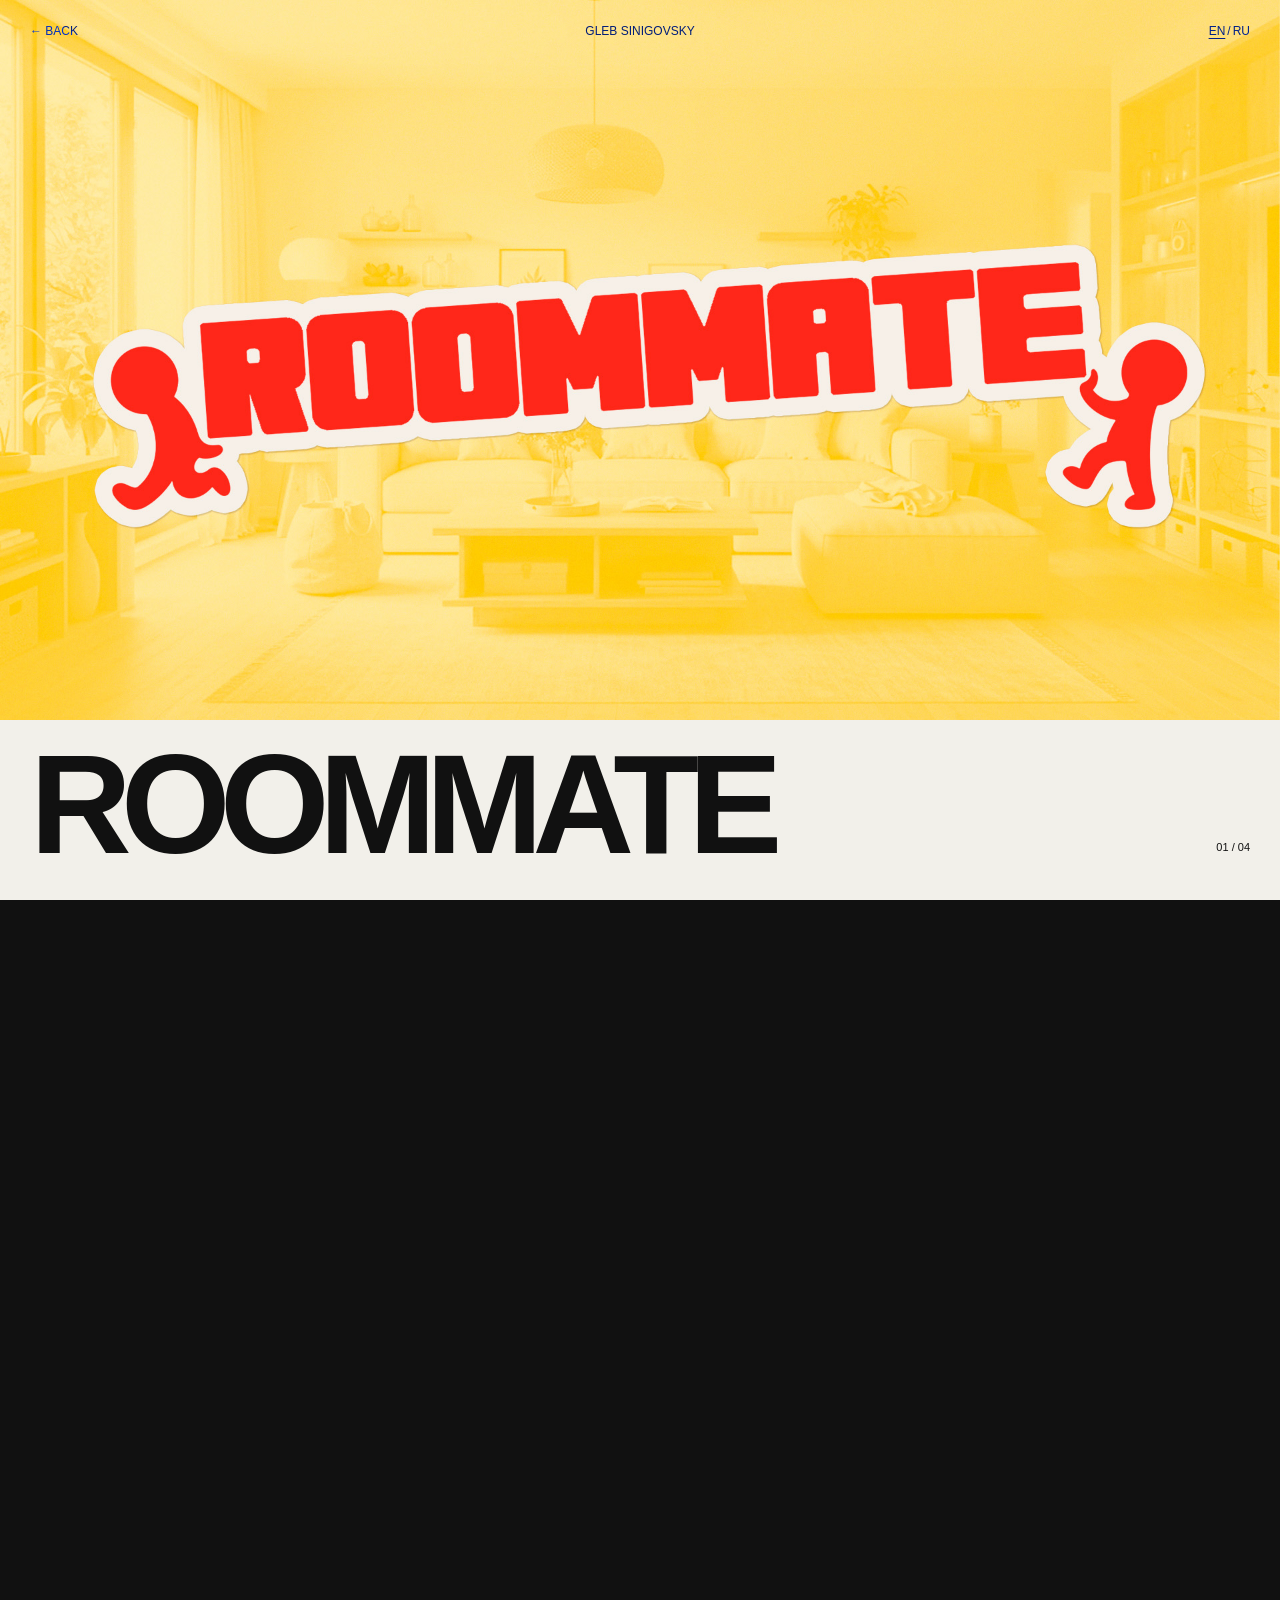
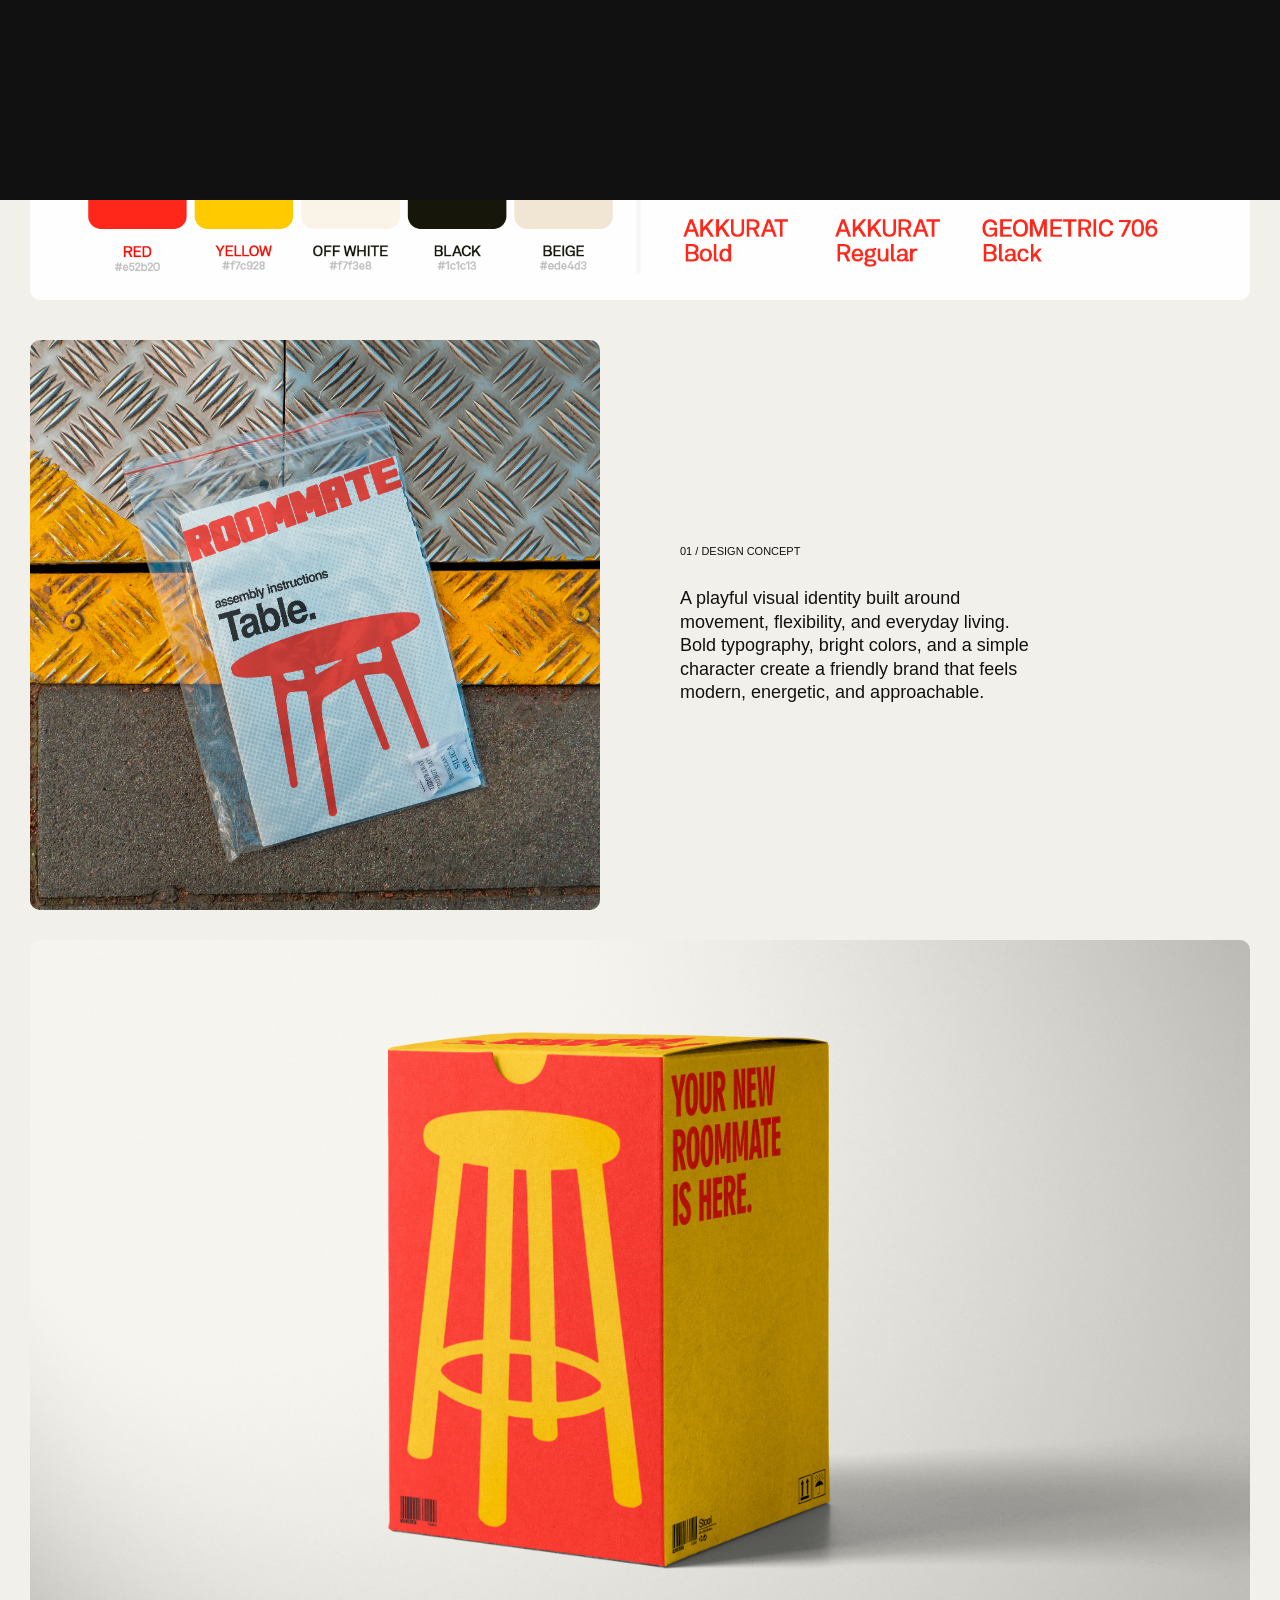
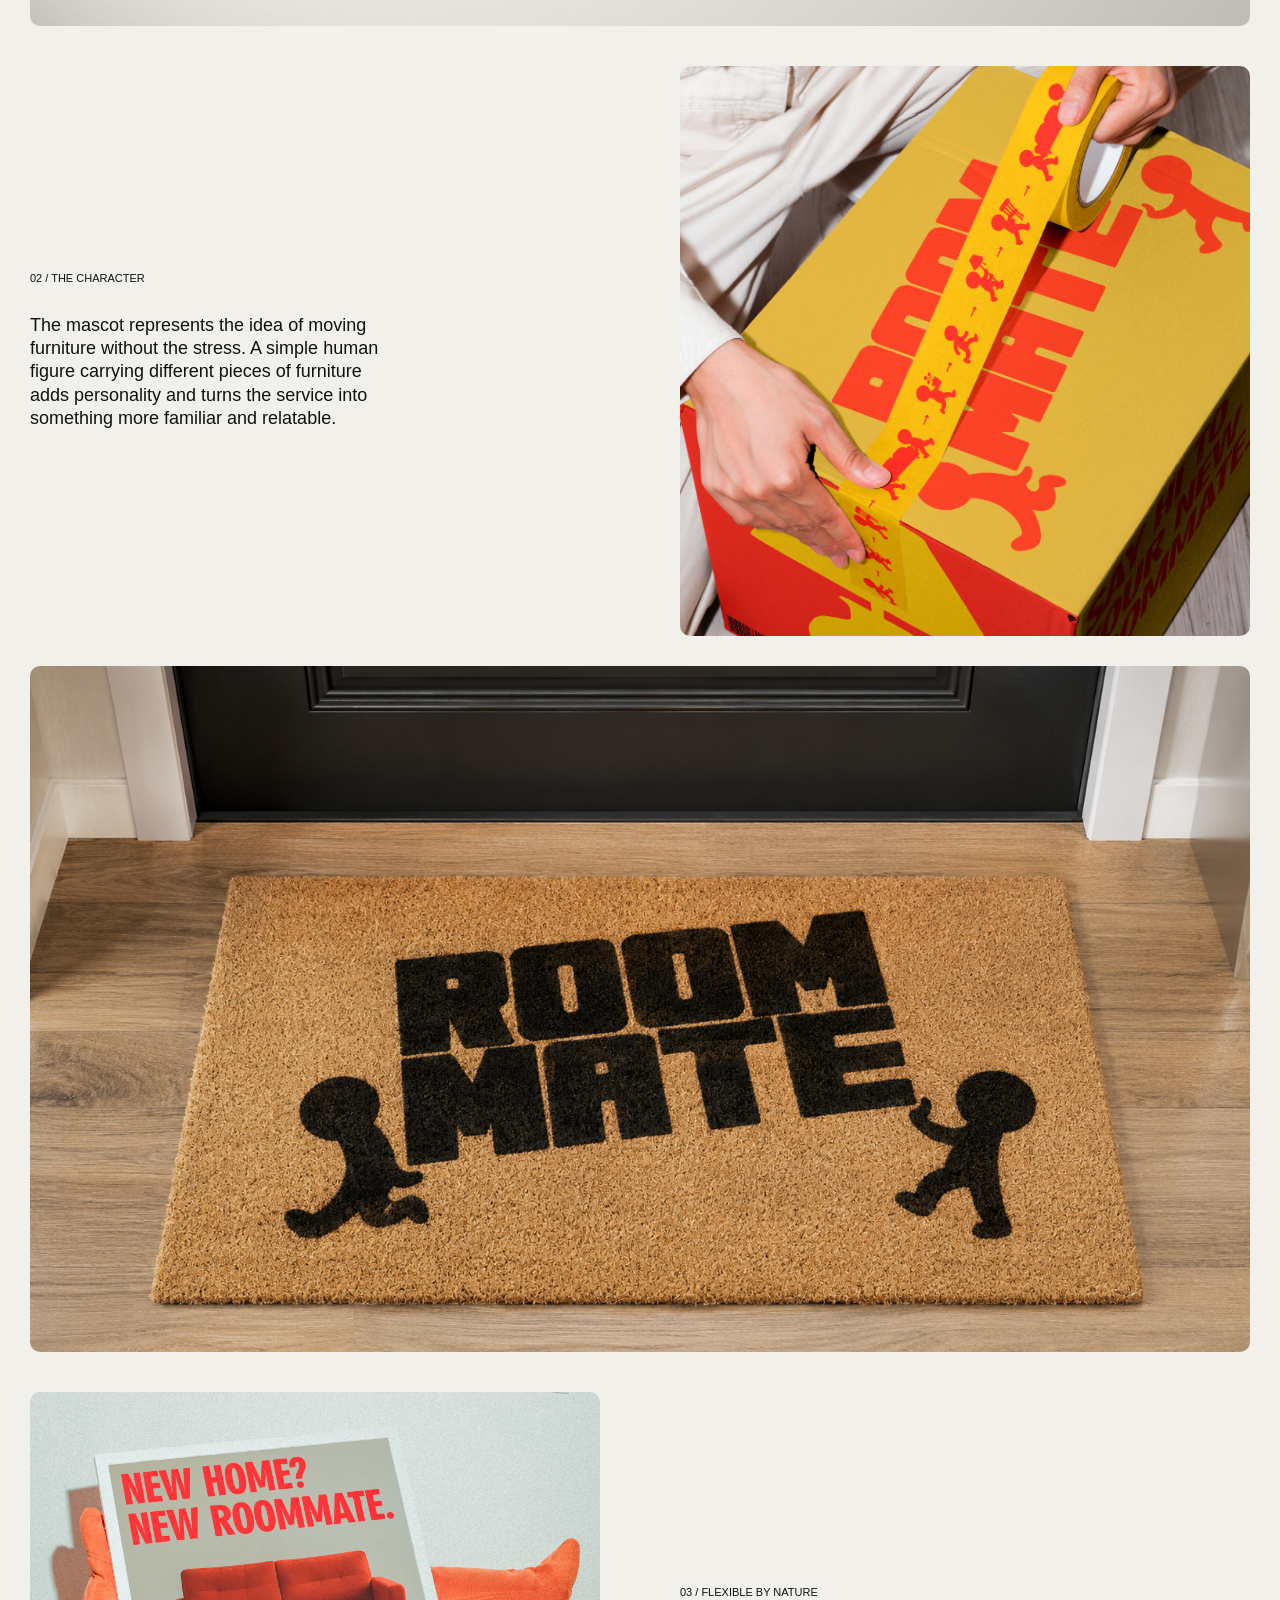
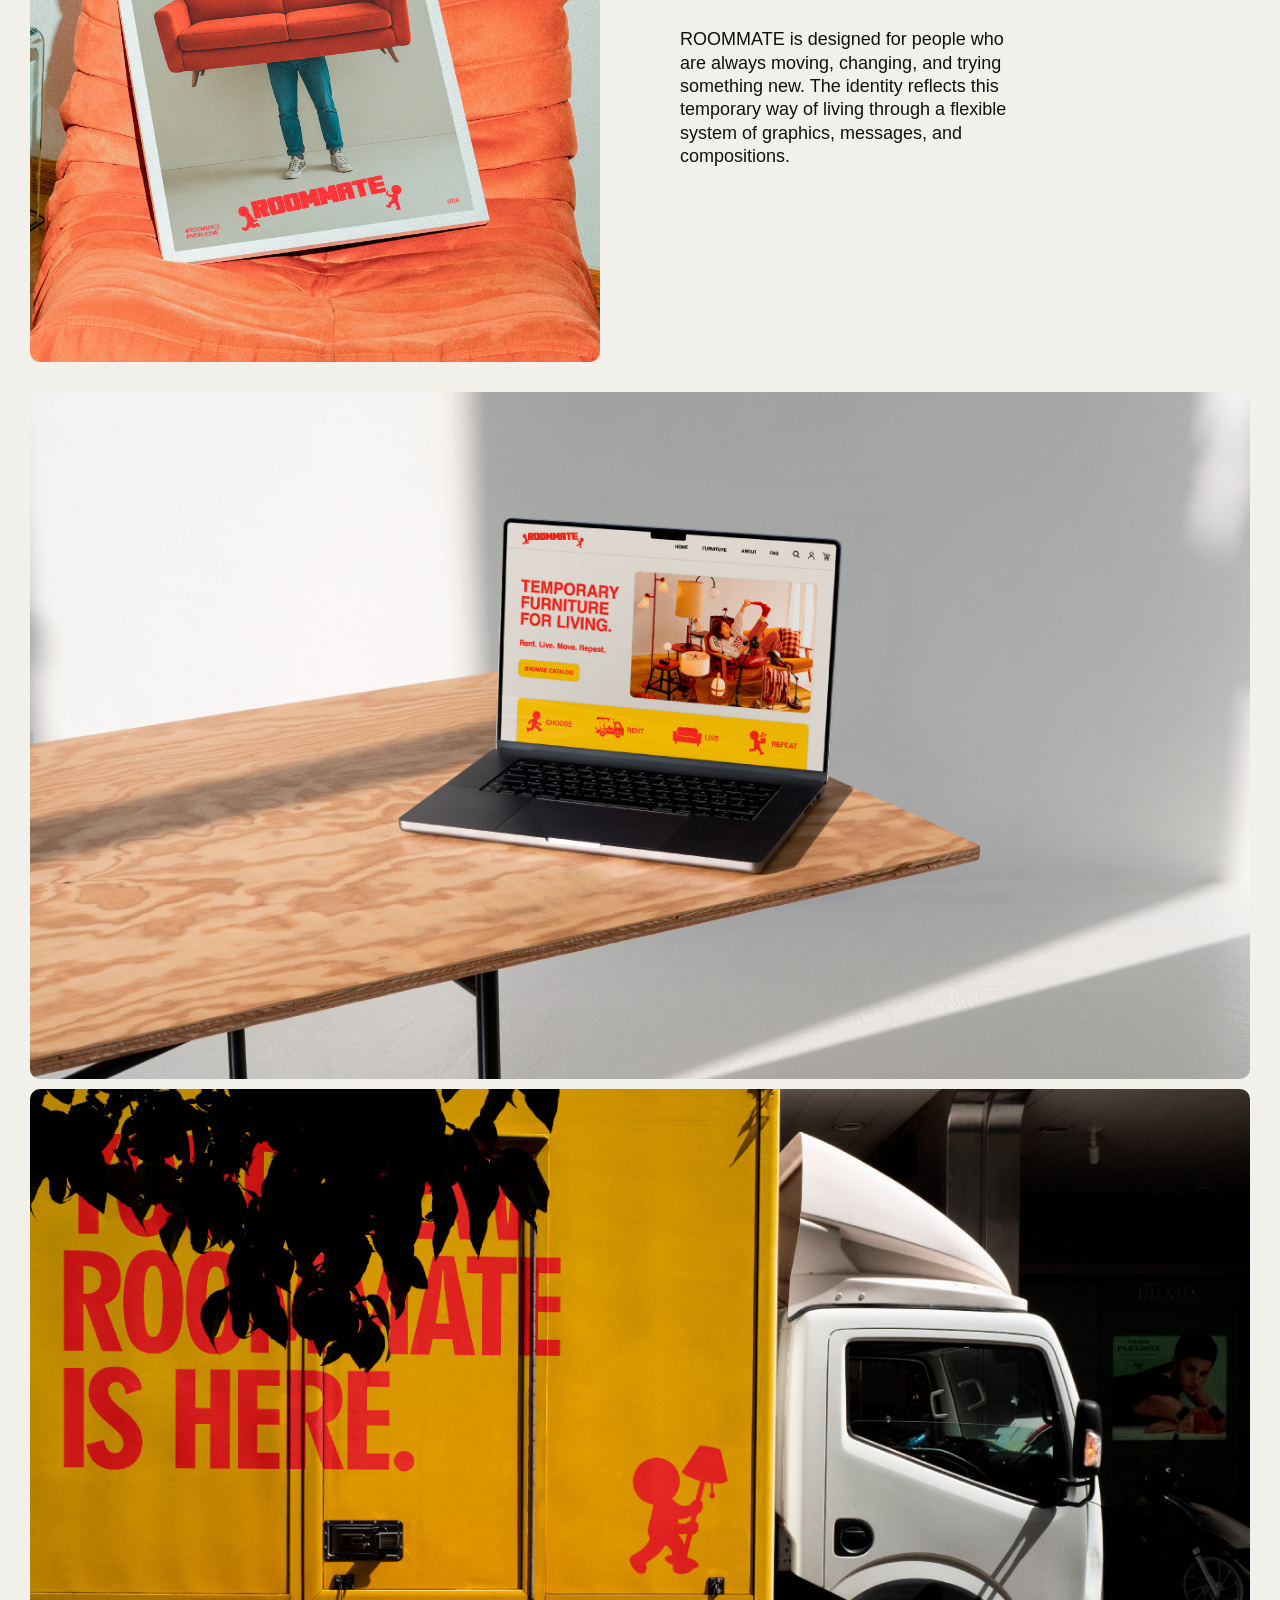
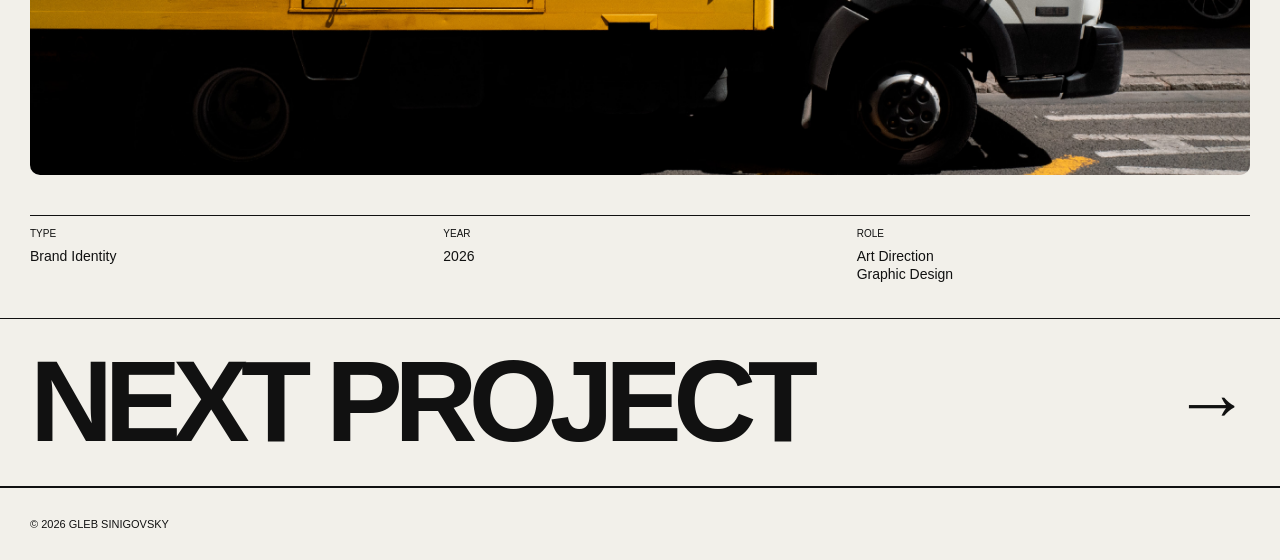
<file: projects/project-01.html>
<!DOCTYPE html>
<html lang="en">

<head>

<meta charset="UTF-8">

<meta
    name="viewport"
    content="width=device-width, initial-scale=1.0"
>

<title>
    Project 01 — Gleb Sinigovskiy
</title>

<link
    rel="icon"
    type="image/png"
    href="../favicon.png"
>

<link
    rel="stylesheet"
    href="../project.css"
>

</head>


<body>


<div
    class="page-transition"
    aria-hidden="true"
>
    <span>
        ROOMMATE
    </span>
</div>



<header class="project-header">

    <a
        href="../index.html"
        class="back"
    >
        ← BACK
    </a>

    <span>
        GLEB SINIGOVSKY
    </span>

    <span class="language-switcher-placeholder">
        2026
    </span>

</header>

<div class="rotate-notice" aria-hidden="true">
    <span class="rotate-notice-icon">↻</span>
    <span>ROTATE PHONE FOR BETTER EXPERIENCE</span>
</div>



<main>


<!-- =====================================================
     COVER
     ===================================================== -->

<section class="project-cover">

    <img
        src="../images/project-01-cover.jpg"
        alt="Project 01"
    >

</section>



<!-- =====================================================
     PROJECT TITLE — BELOW COVER
     ===================================================== -->

<section class="project-cover-info">

    <h1 class="project-cover-title">
        ROOMMATE
    </h1>

    <span class="project-cover-number">
        01 / 04
    </span>

</section>



<!-- =====================================================
     DESCRIPTION
     ===================================================== -->

<section class="project-description">

    <div class="description-label">

        <span>
            ABOUT THE PROJECT
        </span>

        <img
            class="about-project-gif"
            src="../images/project-01-animation.gif"
            alt=""
        >

    </div>

    <div class="description-text">

        <p>
            ROOMMATE is a furniture rental service for people with temporary lifestyles. The brand offers an easy way to furnish a space without committing to long-term ownership.
        </p>

    </div>

</section>


<!-- =====================================================
     IMAGE 01 — 16:9
     ===================================================== -->

<section class="project-image">

    <img
        src="../images/project-01-01.jpg"
        alt="Project 01 detail"
    >

</section>



<!-- =====================================================
     01 / CONCEPT
     IMAGE LEFT — TEXT RIGHT
     ===================================================== -->

<section class="project-two-column">

    <div class="concept-image">

        <img
            src="../images/project-01-02.jpg"
            alt="Project 01 concept 01"
        >

    </div>


    <div class="project-side-text">

        <span>
            01 / DESIGN CONCEPT
        </span>

        <p>
            A playful visual identity built around movement, flexibility, and everyday living. Bold typography, bright colors, and a simple character create a friendly brand that feels modern, energetic, and approachable.
        </p>

    </div>

</section>



<!-- =====================================================
     IMAGE 03 — 16:9
     ===================================================== -->

<section class="project-image">

    <img
        src="../images/project-01-03.jpg"
        alt="Project 01 detail"
    >

</section>



<!-- =====================================================
     02 / CONCEPT
     TEXT LEFT — IMAGE RIGHT
     ===================================================== -->

<section class="project-two-column reverse">

    <div class="concept-image">

        <img
            src="../images/project-01-04.jpg"
            alt="Project 01 concept 02"
        >

    </div>


    <div class="project-side-text">

        <span>
            02 / THE CHARACTER
        </span>

        <p>
            The mascot represents the idea of moving furniture without the stress. A simple human figure carrying different pieces of furniture adds personality and turns the service into something more familiar and relatable.
        </p>

    </div>

</section>



<!-- =====================================================
     IMAGE 05 — 16:9
     ===================================================== -->

<section class="project-image">

    <img
        src="../images/project-01-05.jpg"
        alt="Project 01 detail"
    >

</section>



<!-- =====================================================
     03 / CONCEPT
     IMAGE LEFT — TEXT RIGHT
     ===================================================== -->

<section class="project-two-column">

    <div class="concept-image">

        <img
            src="../images/project-01-06.jpg"
            alt="Project 01 concept 03"
        >

    </div>


    <div class="project-side-text">

        <span>
            03 / FLEXIBLE BY NATURE
        </span>

        <p>
            ROOMMATE is designed for people who are always moving, changing, and trying something new. The identity reflects this temporary way of living through a flexible system of graphics, messages, and compositions.
        </p>

    </div>

</section>



<!-- =====================================================
     IMAGE 07 — 16:9
     ===================================================== -->

<section class="project-image">

    <img
        src="../images/project-01-07.jpg"
        alt="Project 01 detail"
    >

</section>



<!-- =====================================================
     IMAGE 08 — 16:9
     ===================================================== -->

<section class="project-image">

    <img
        src="../images/project-01-08.jpg"
        alt="Project 01 detail"
    >

</section>



<!-- =====================================================
     CREDITS
     ===================================================== -->

<section class="project-meta-bottom">

    <div>

        <span>
            TYPE
        </span>

        <p>
            Brand Identity
        </p>

    </div>


    <div>

        <span>
            YEAR
        </span>

        <p>
            2026
        </p>

    </div>


    <div>

        <span>
            ROLE
        </span>

        <p>
            Art Direction<br>
            Graphic Design
        </p>

    </div>

</section>



<!-- =====================================================
     NEXT PROJECT
     НЕ МЕНЯТЬ
     ===================================================== -->

<section class="next-project">

    <a
        class="next-project-link"
        href="project-02.html"
    >

        <span class="next-project-link-text">
            NEXT PROJECT 
        </span>

        <span class="next-project-link-arrow">
            →
        </span>


        <span class="next-project-preview">

            <img
                src="../images/project-02-cover.jpg"
                alt=""
            >

        </span>

    </a>

</section>


</main>



<!-- =====================================================
     FOOTER
     ===================================================== -->

<footer>

    <span>
        © 2026 GLEB SINIGOVSKY
    </span>

</footer>



<script>

const transition =
    document.querySelector(
        ".page-transition"
    );


function go(url, label) {

    transition.querySelector(
        "span"
    ).textContent = label;


    document.body.classList.add(
        "transition-in"
    );


    setTimeout(
        () => {

            location.href = url;

        },
        700
    );

}


document
    .querySelectorAll(
        'a[href$=".html"]'
    )
    .forEach(
        a => {

            a.addEventListener(
                "click",
                event => {

                    const href =
                        a.getAttribute(
                            "href"
                        );


                    if (
                        !href ||
                        a.target === "_blank"
                    ) {
                        return;
                    }


                    event.preventDefault();


                    let label =
                        "WORK";


                    if (
                        href.includes(
                            "project-"
                        )
                    ) {

                        const match =
                            href.match(
                                /project-(\d+)/
                            );


                        label =
                            match
                                ? "PROJECT " + match[1]
                                : "PROJECT";

                    }


                    go(
                        href,
                        label
                    );

                }
            );

        }
    );


window.addEventListener(
    "pageshow",
    () => {

        requestAnimationFrame(
            () => {

                setTimeout(
                    () => {

                        document.body.classList.add(
                            "transition-out"
                        );

                    },
                    40
                );

            }
        );

    }
);

</script>


<script src="../language.js"></script>

</body>
</html>
</file>
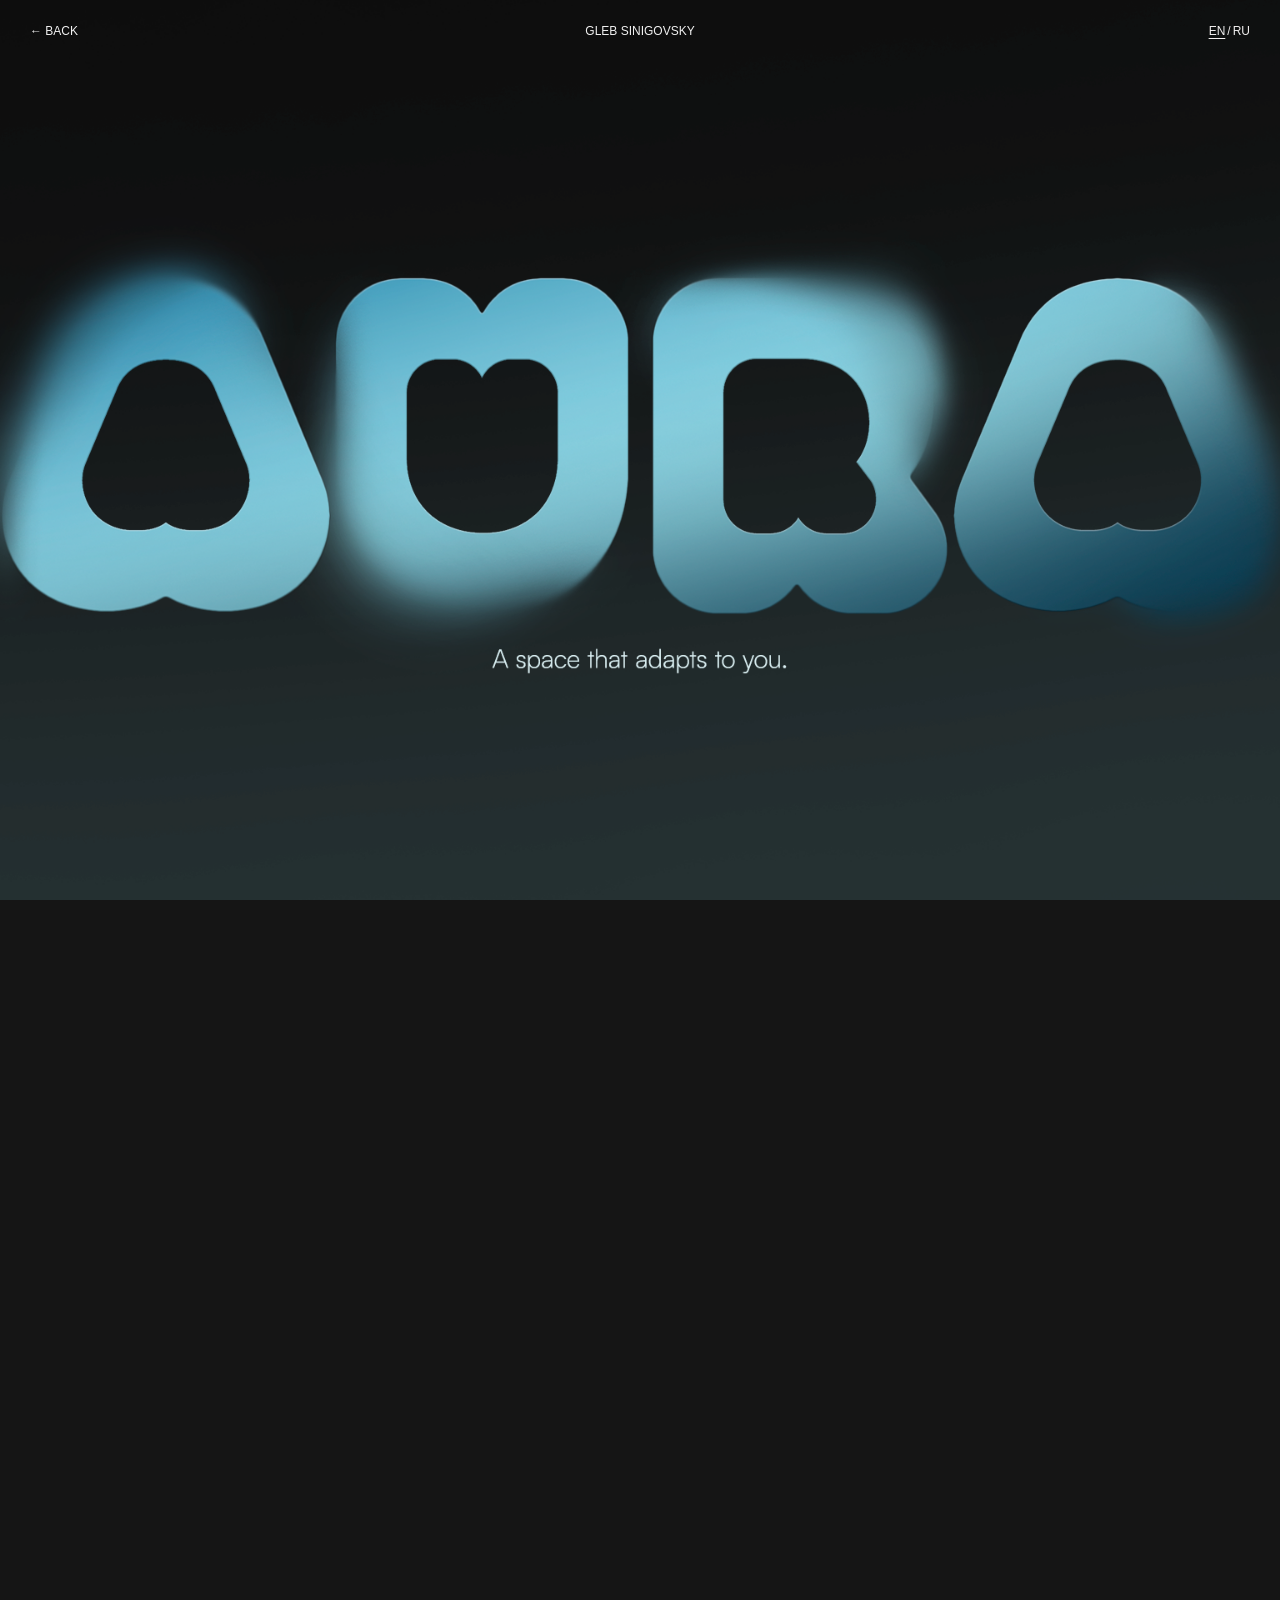
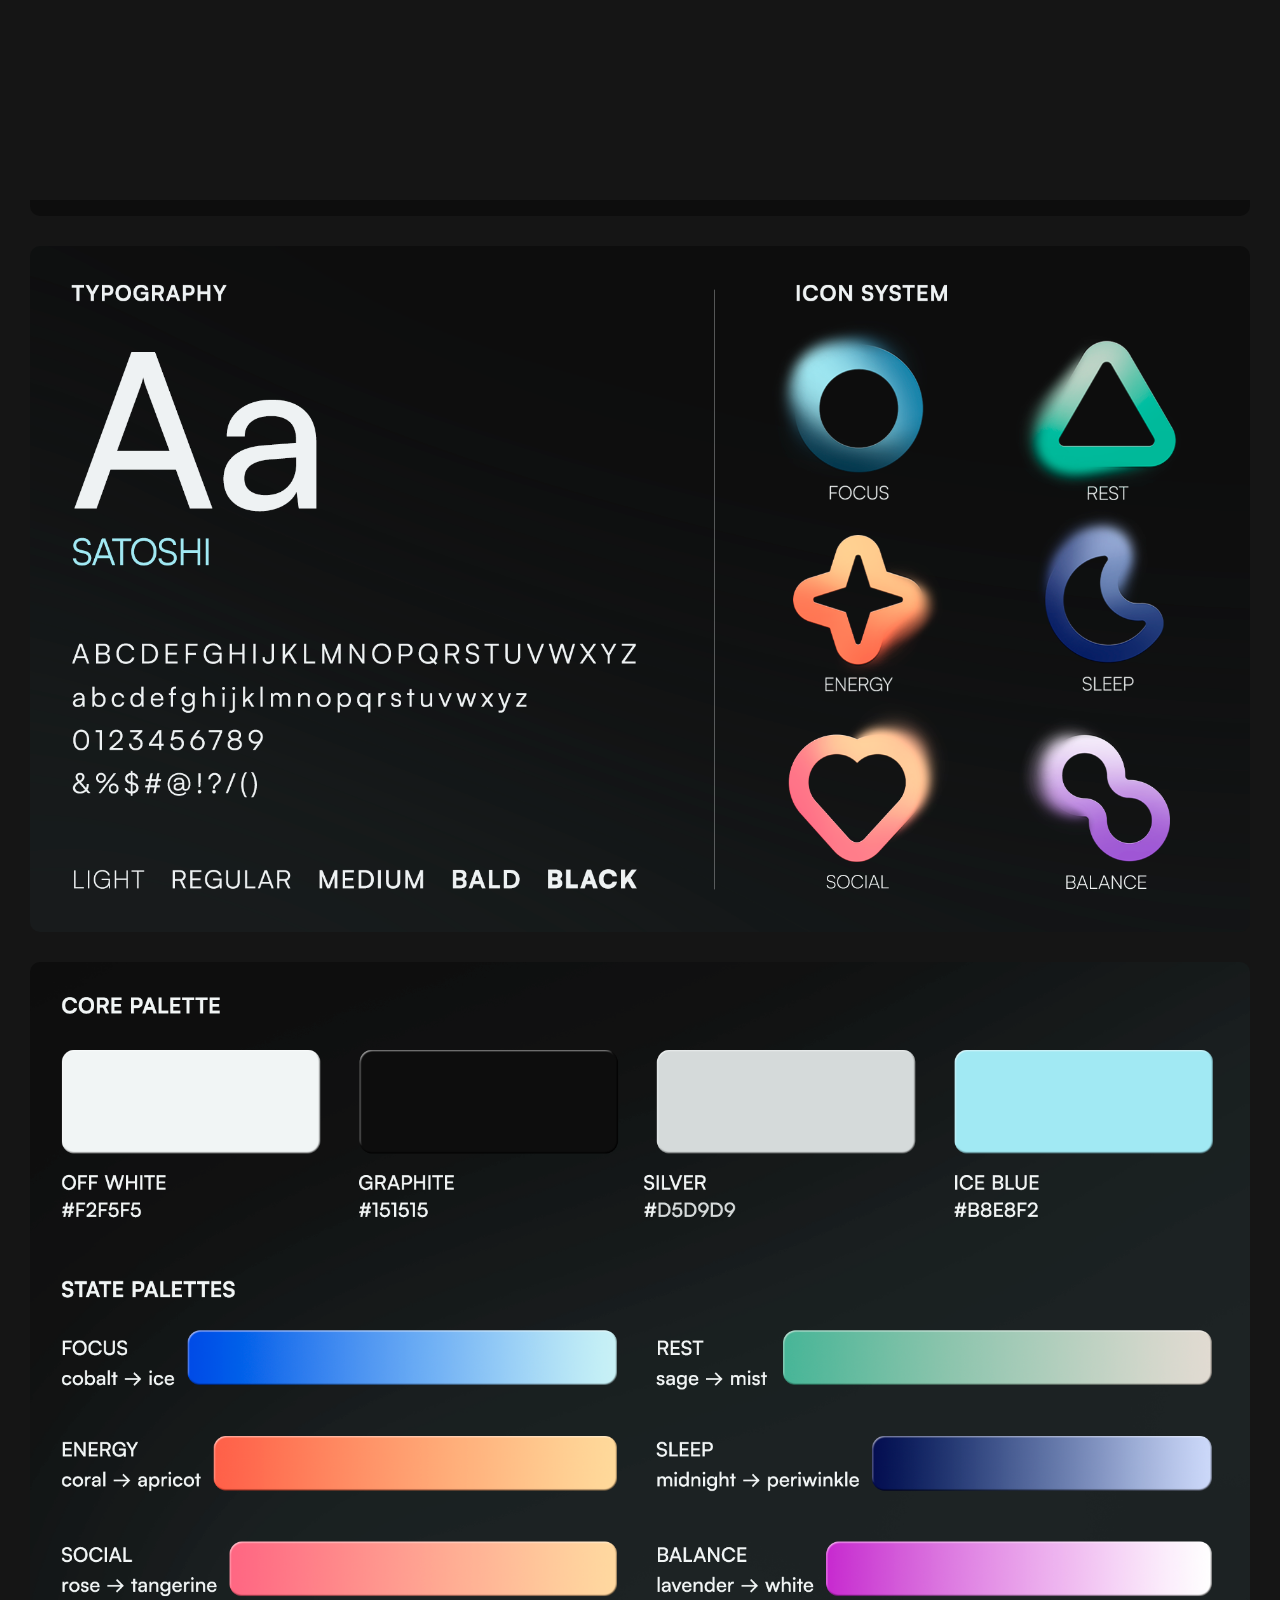
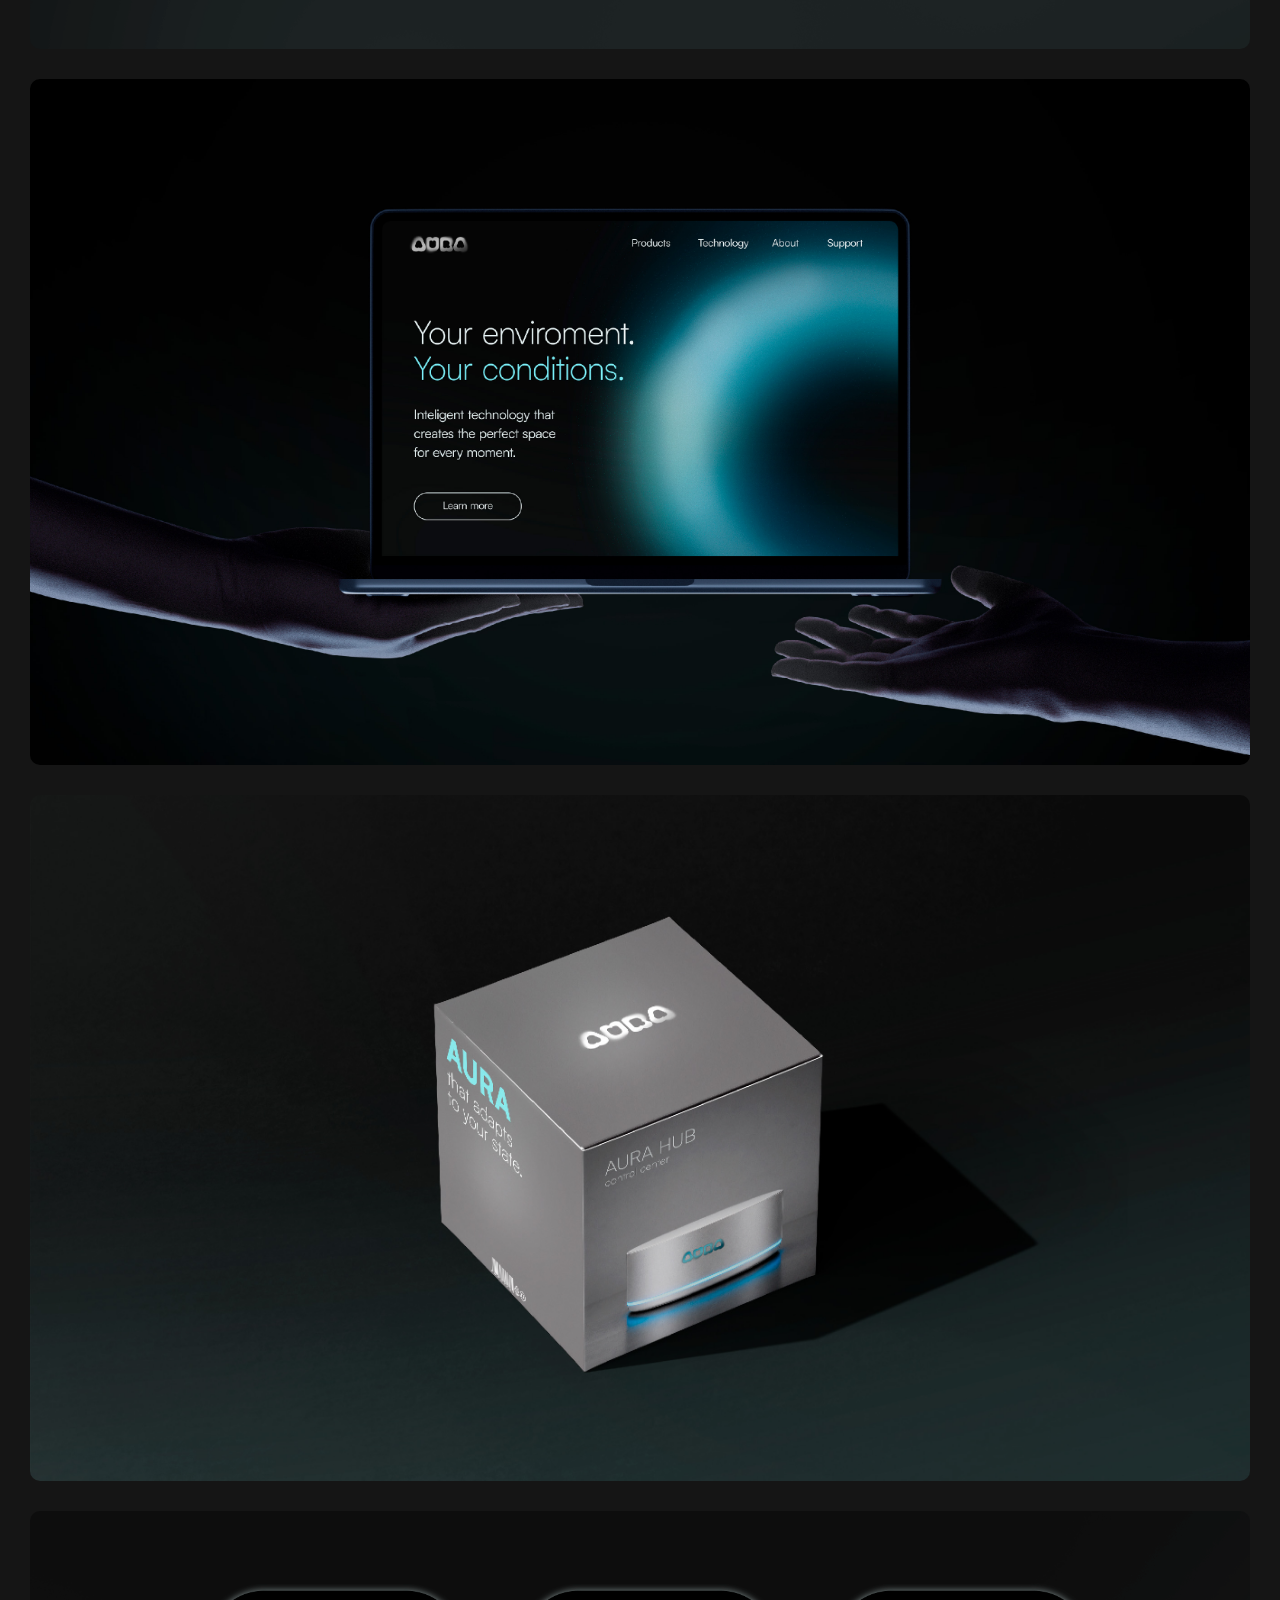
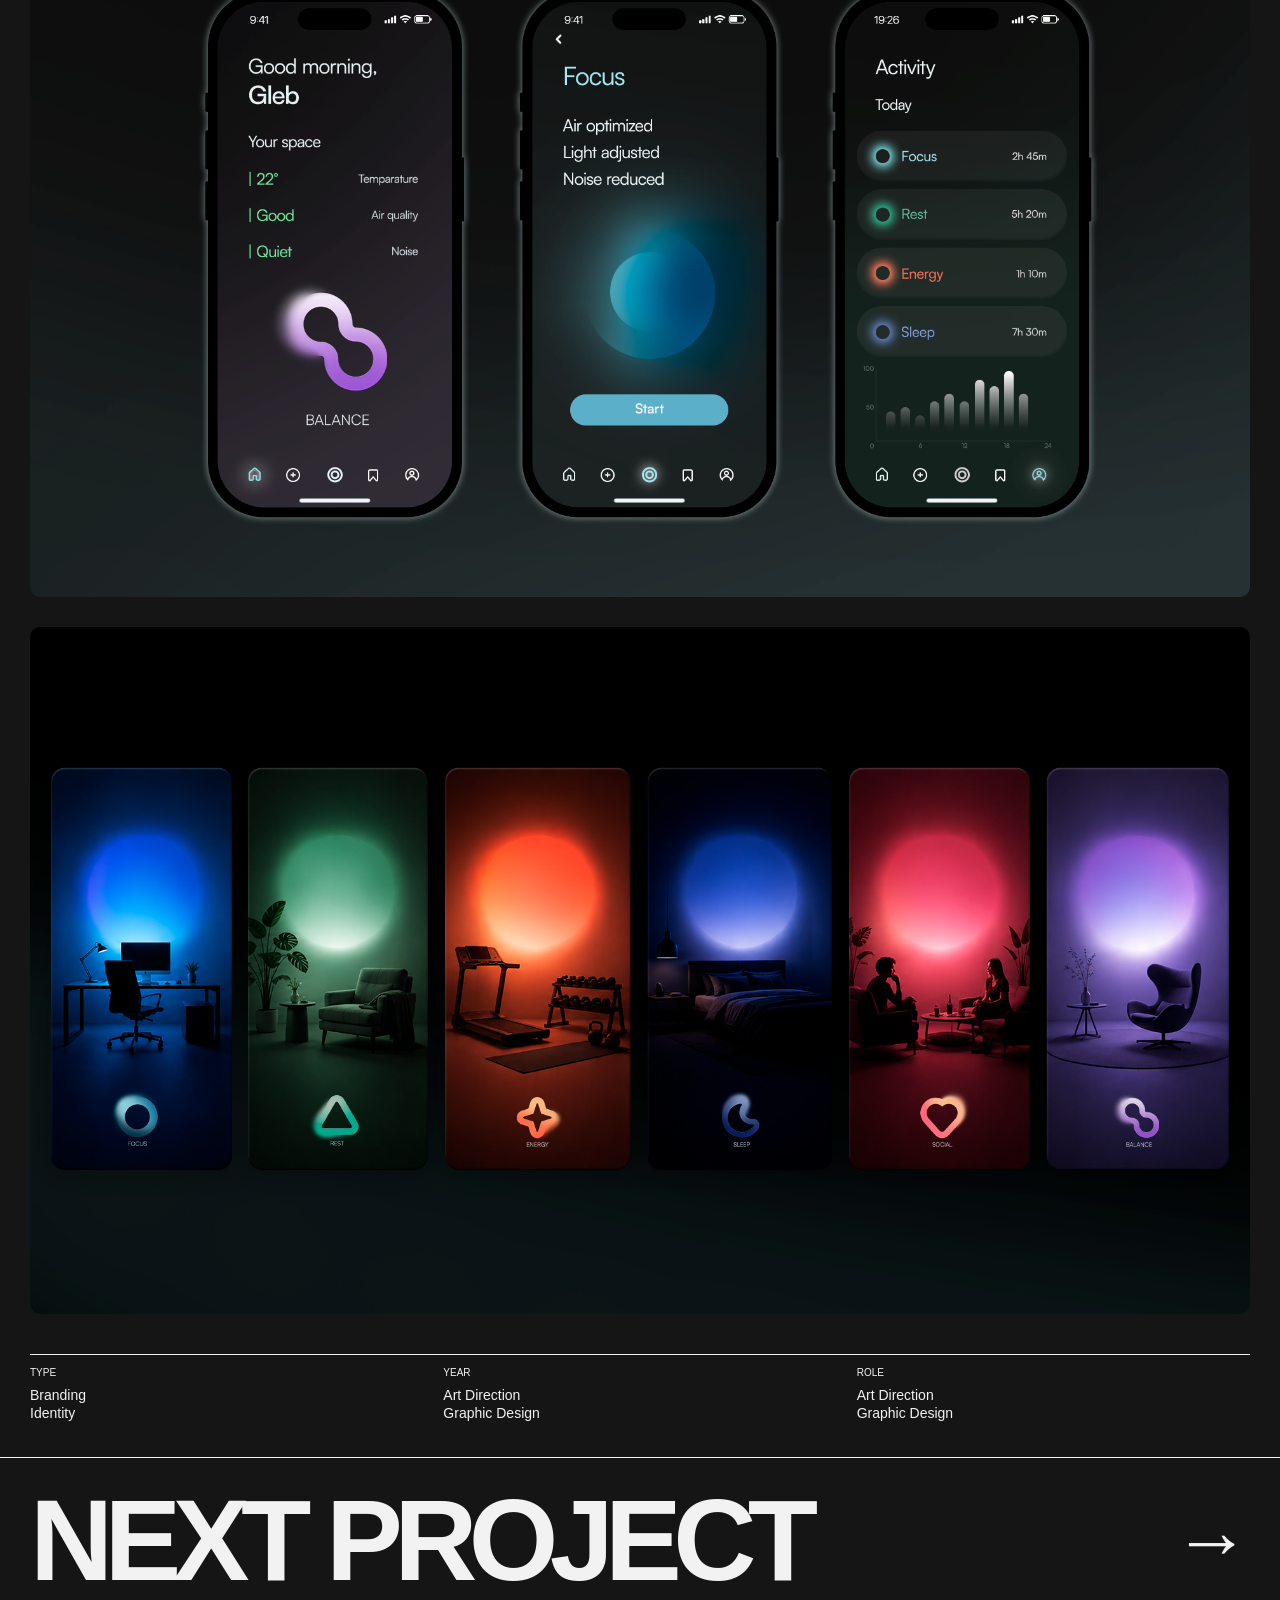
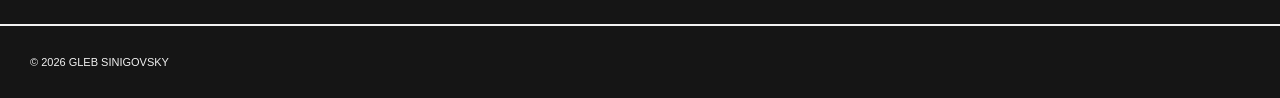
<file: projects/project-03.html>
<!DOCTYPE html>
<html lang="en">
<head>
<meta charset="UTF-8">
<meta name="viewport" content="width=device-width, initial-scale=1.0">
<title>AURA — Gleb Sinigovskiy</title>
<link rel="icon" type="image/png" href="../favicon.png">
<link rel="stylesheet" href="../project-03.css">
</head>
<body>

<div class="page-transition" aria-hidden="true">
    <span>AURA</span>
</div>

<header class="project-header">
    <a href="../index.html" class="back">← BACK</a>
    <span>GLEB SINIGOVSKY</span>
    <span class="language-switcher-placeholder">2026</span>
</header>

<main>

<section class="project-cover">
    <img src="../images/project-03-cover.jpg" alt="Project 03">
</section>

<section class="project-cover-info">
    <h1 class="project-cover-title">AURA</h1>
    <span class="project-cover-number">03 / 04</span>
</section>

<section class="project-image">
    <img src="../images/project-03-01.jpg" alt="Project 03 detail">
</section>

<section class="project-image">
    <img src="../images/project-03-02.jpg" alt="Project 03 detail">
</section>

<section class="project-image">
    <img src="../images/project-03-03.jpg" alt="Project 03 detail">
</section>

<section class="project-image">
    <img src="../images/project-03-04.jpg" alt="Project 03 detail">
</section>

<section class="project-image">
    <img src="../images/project-03-05.jpg" alt="Project 03 detail">
</section>

<section class="project-image">
    <img src="../images/project-03-06.jpg" alt="Project 03 detail">
</section>

<section class="project-image">
    <img src="../images/project-03-07.jpg" alt="Project 03 detail">
</section>

<section class="project-meta-bottom">
    <div>
        <span>TYPE</span>
                    <p>Branding</p>
            <p>Identity</p>
    </div>
    <div>
        <span>YEAR</span>
        <p>2026</p>
    </div>
    <div>
        <span>ROLE</span>
        <p>Art Direction<br>Graphic Design</p>
    </div>
</section>

<!-- NEXT PROJECT — same structure/behavior -->
<section class="next-project">
    <a class="next-project-link" href="project-04.html">
        <span class="next-project-link-text">NEXT PROJECT</span>
        <span class="next-project-link-arrow">→</span>
        <span class="next-project-preview">
            <img src="../images/project-04-cover.jpg" alt="">
        </span>
    </a>
</section>

</main>

<footer>
    <span>© 2026 GLEB SINIGOVSKY</span>
</footer>

<script>
const transition = document.querySelector(".page-transition");

function go(url, label) {
    transition.querySelector("span").textContent = label;
    document.body.classList.add("transition-in");
    setTimeout(() => { location.href = url; }, 700);
}

document.querySelectorAll('a[href$=".html"]').forEach(a => {
    a.addEventListener("click", event => {
        const href = a.getAttribute("href");
        if (!href || a.target === "_blank") return;
        event.preventDefault();
        let label = "WORK";
        if (href.includes("project-")) {
            const match = href.match(/project-(\d+)/);
            label = match ? "PROJECT " + match[1] : "PROJECT";
        }
        go(href, label);
    });
});

window.addEventListener("pageshow", () => {
    requestAnimationFrame(() => {
        setTimeout(() => {
            document.body.classList.add("transition-out");
        }, 40);
    });
});
</script>

<script src="../language.js"></script>

</body>
</html>
</file>
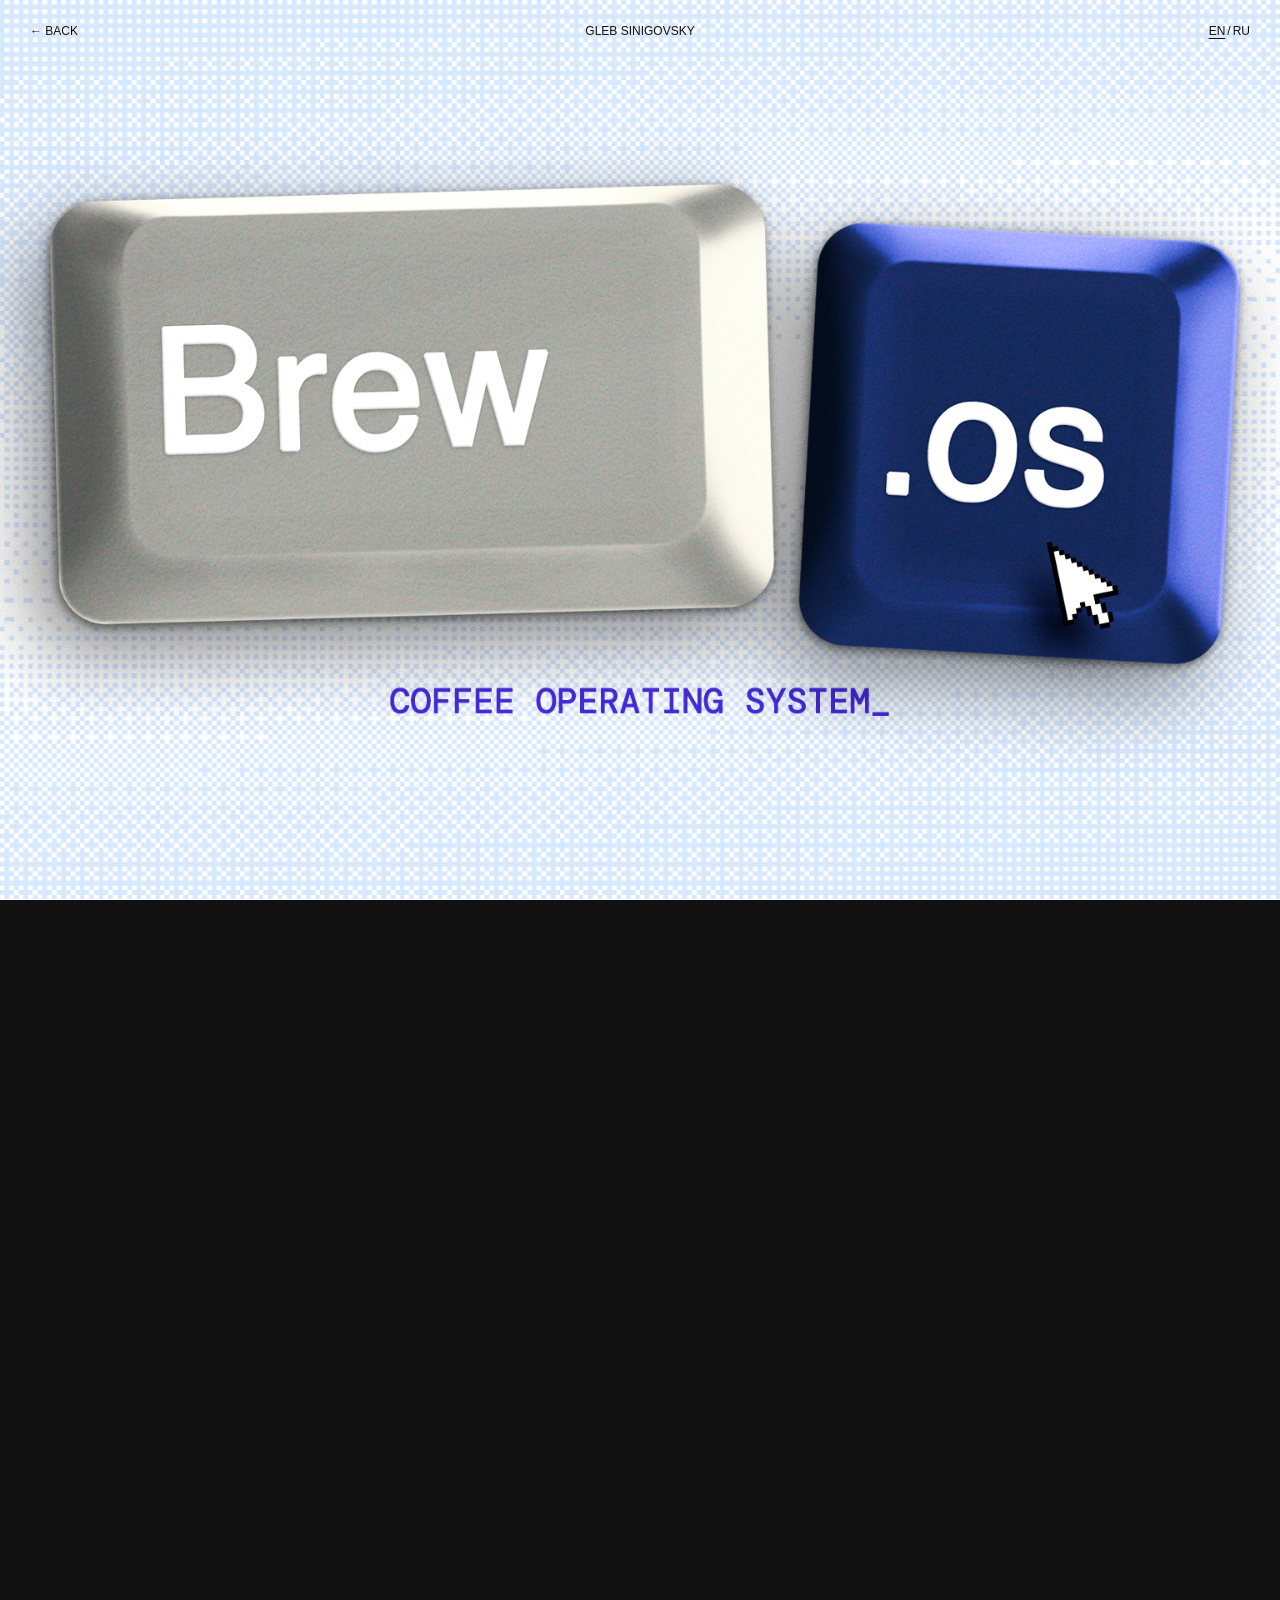
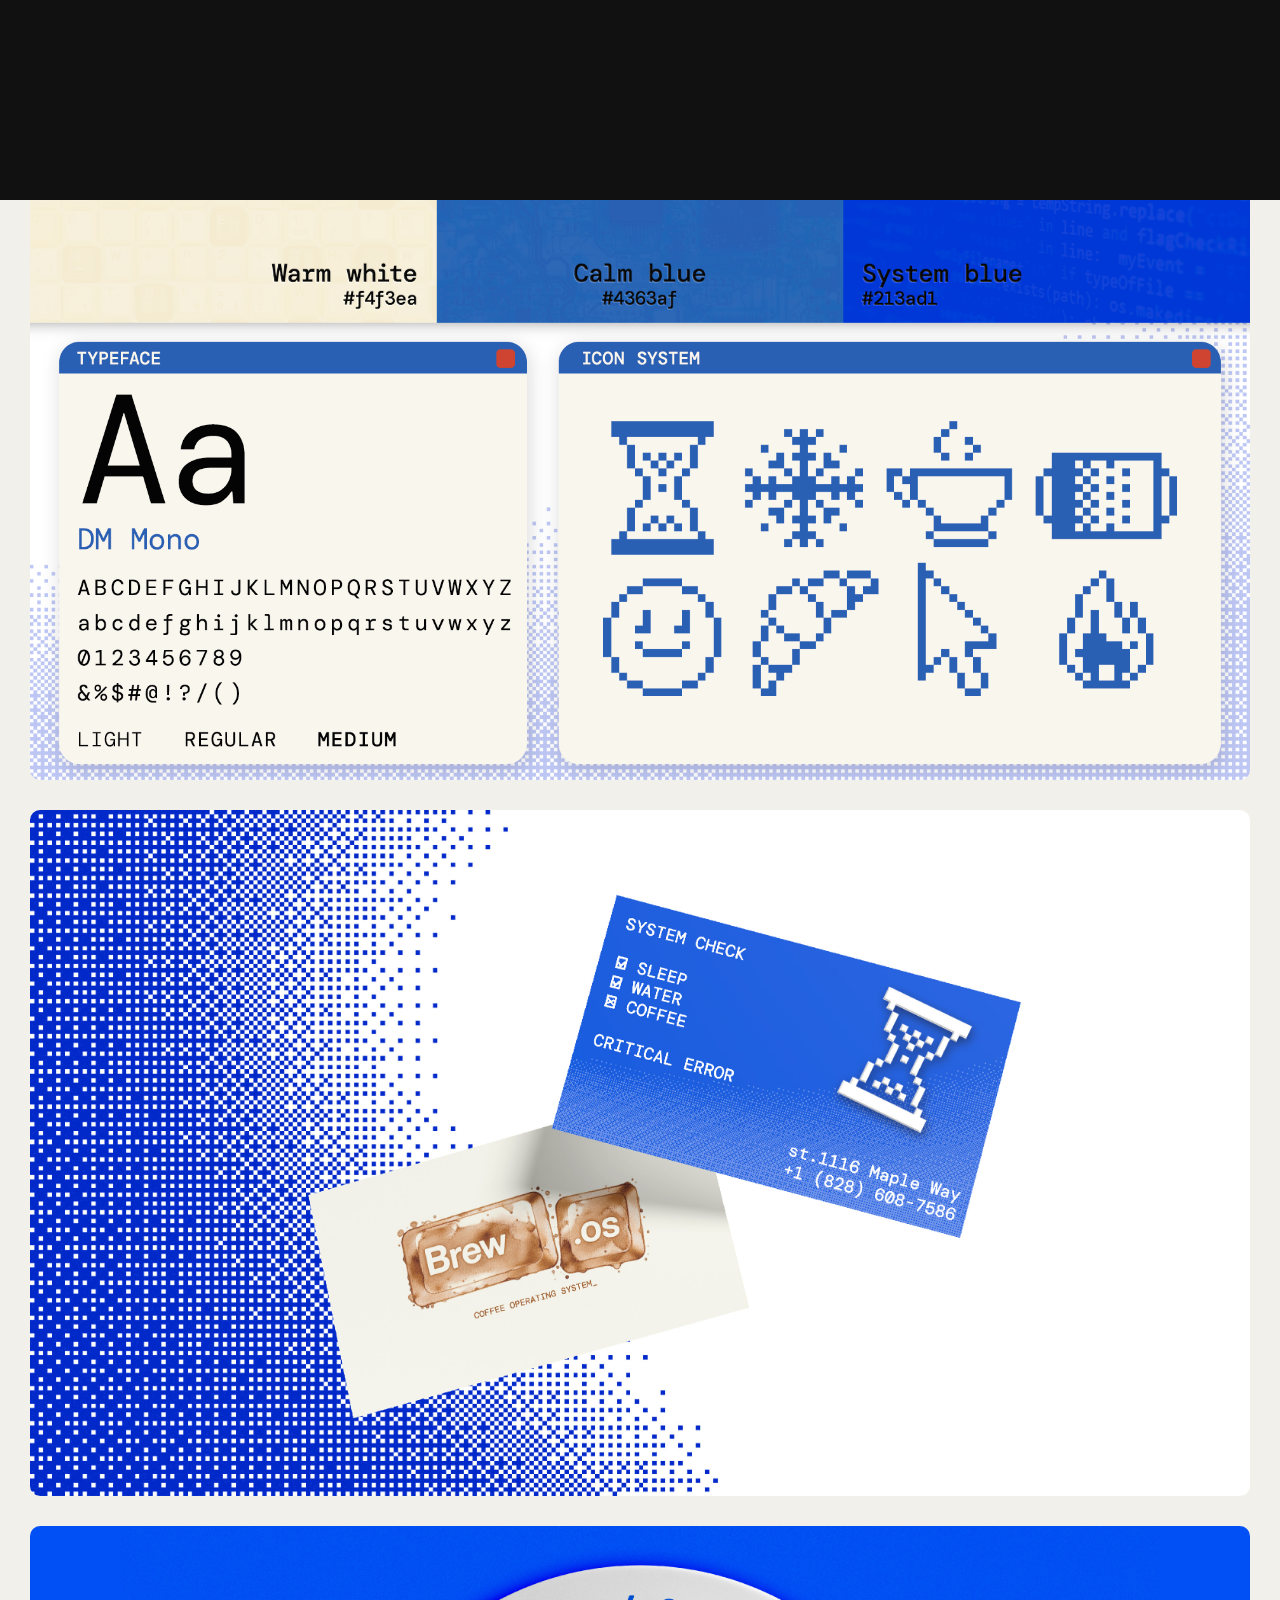
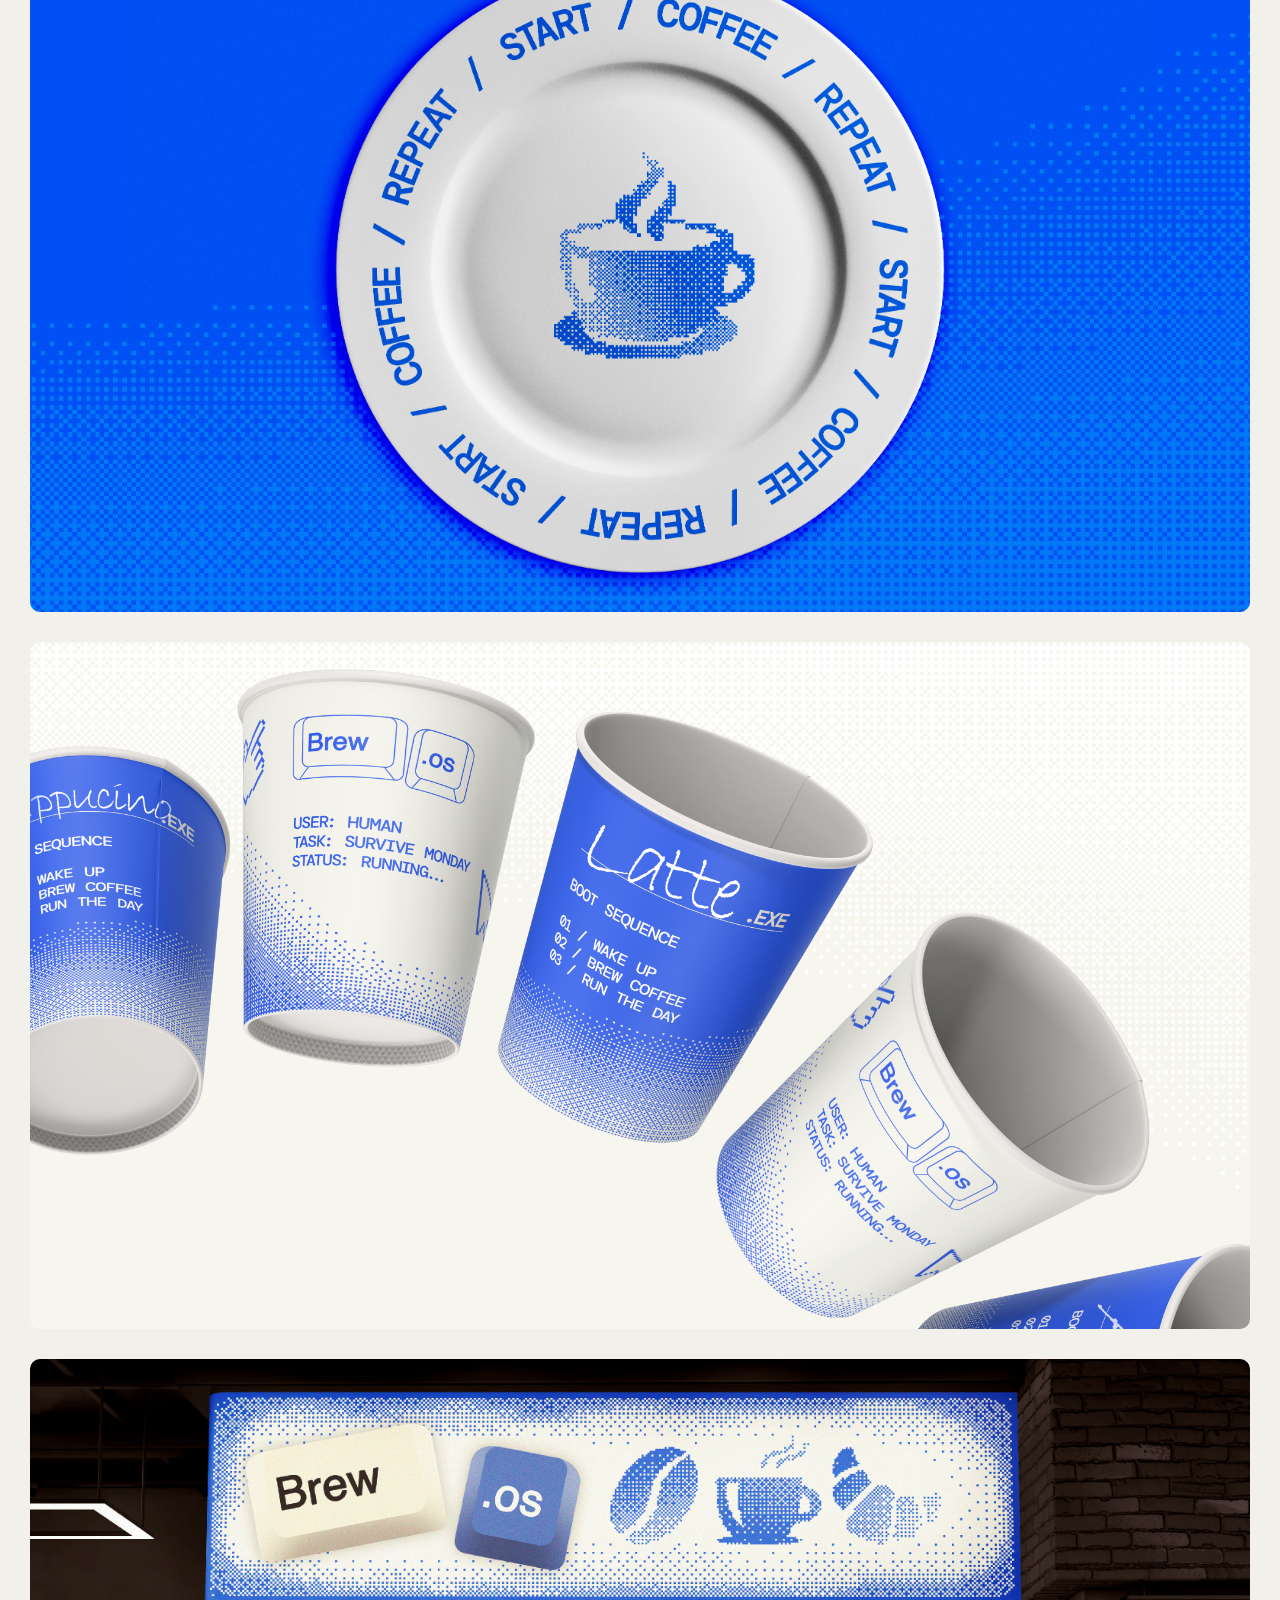
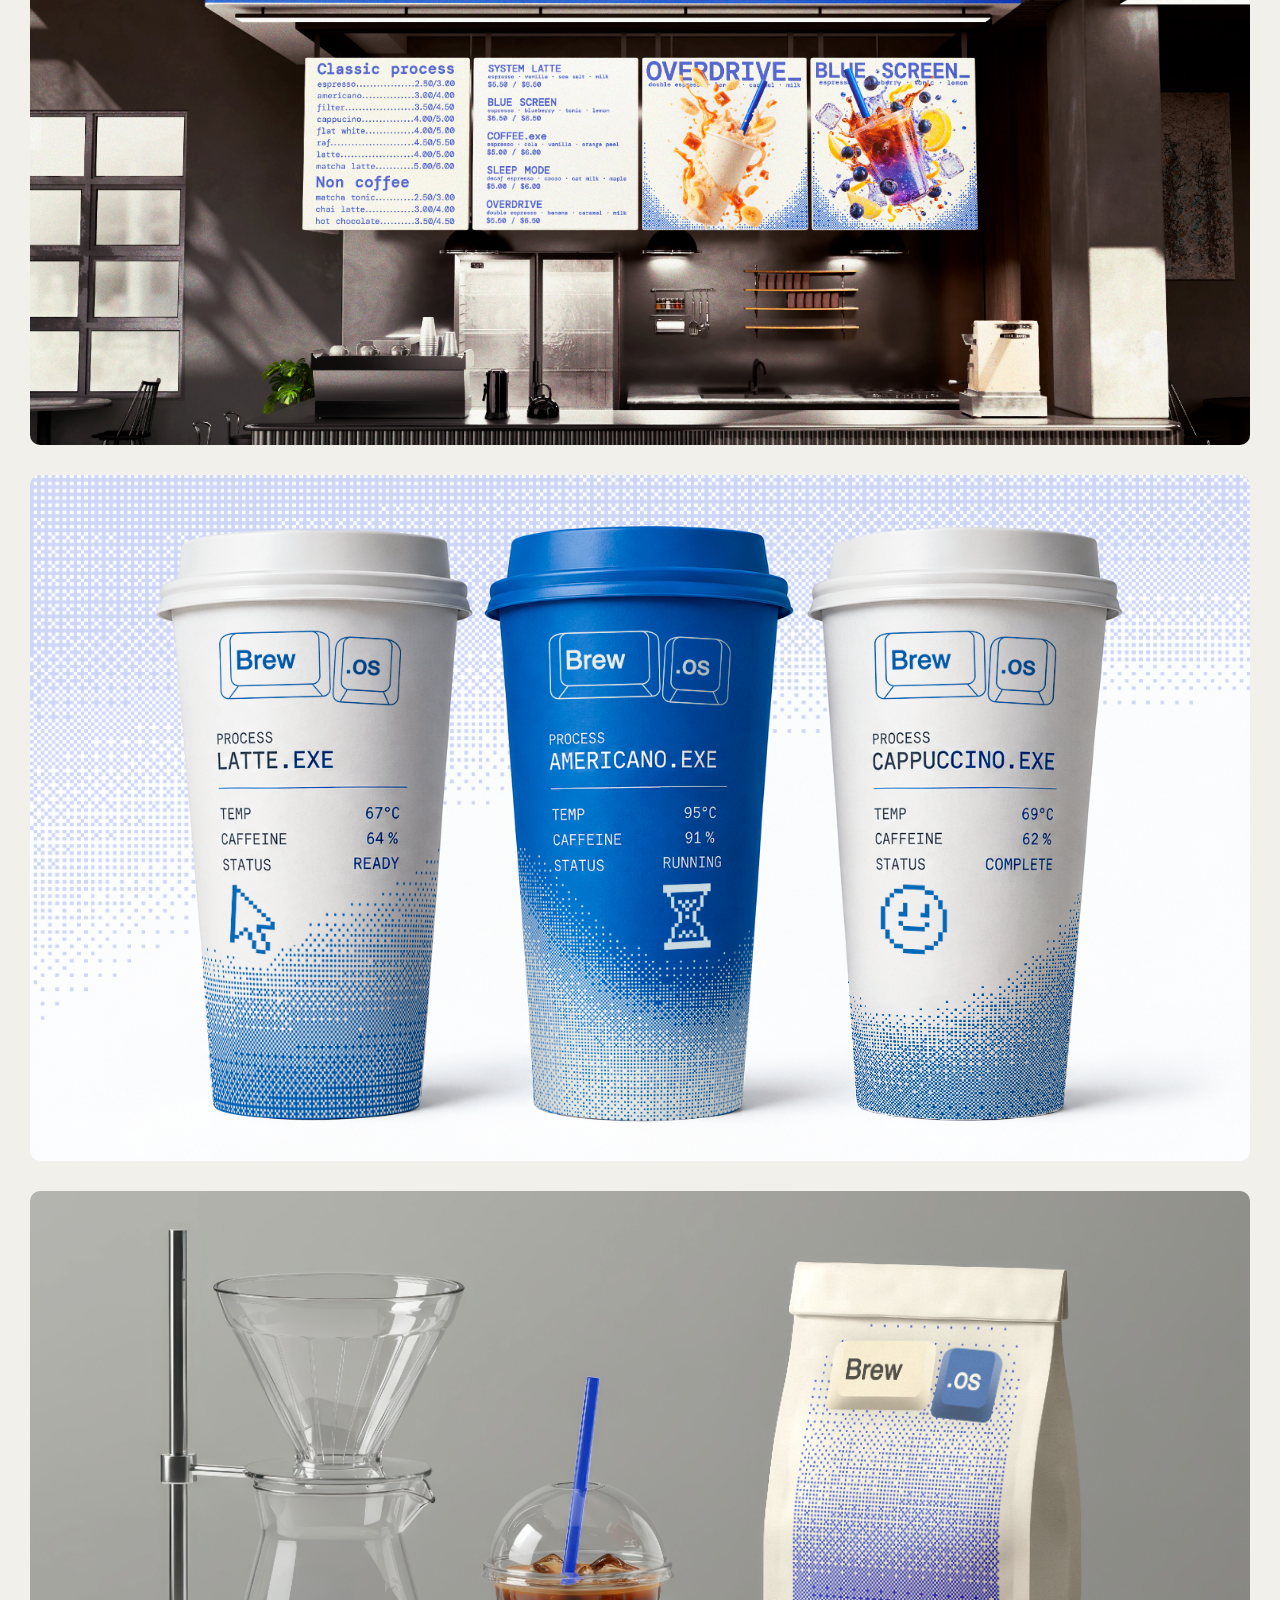
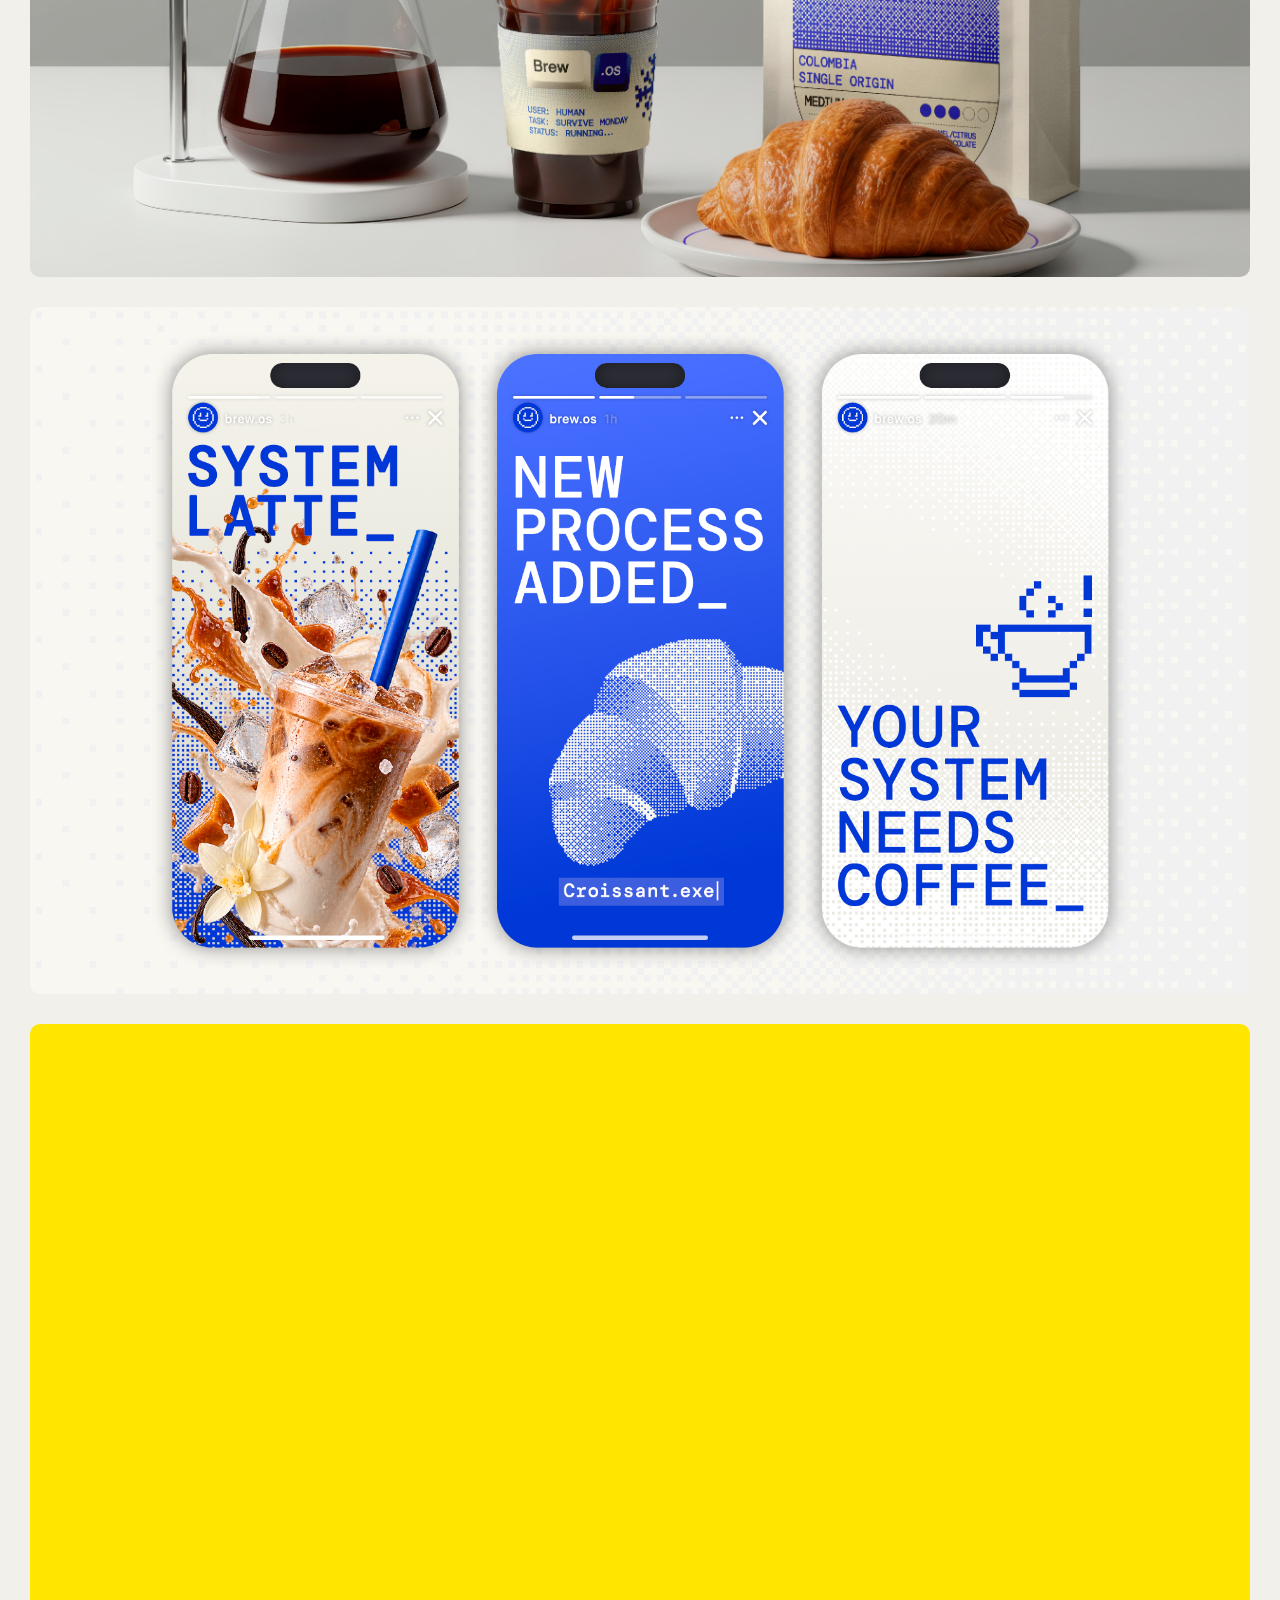
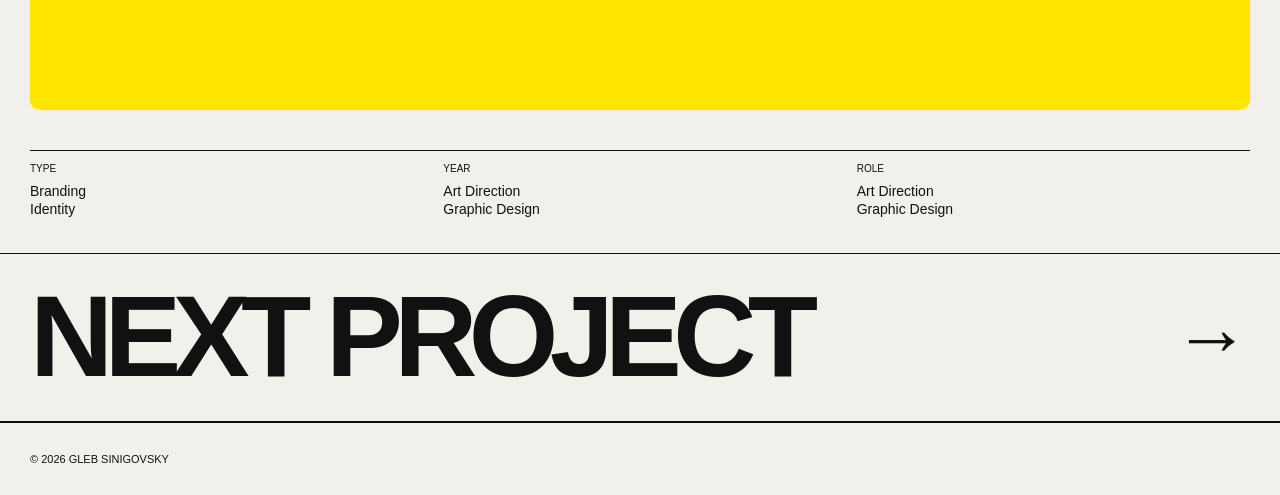
<file: projects/project-04.html>
<!DOCTYPE html>
<html lang="en">
<head>
    <meta charset="UTF-8">
    <meta name="viewport" content="width=device-width, initial-scale=1.0">

    <title>Project 04 — Gleb Sinigovskiy</title>

    <link rel="icon" type="image/png" href="../favicon.png">
    <link rel="stylesheet" href="../project-04.css">
</head>

<body>

<div class="page-transition" aria-hidden="true">
    <span>BREW.OS</span>
</div>

<header class="project-header">
    <a href="../index.html" class="back">← BACK</a>
    <span>GLEB SINIGOVSKY</span>
    <span class="language-switcher-placeholder">2026</span>
</header>

<main>

    <section class="project-cover">
        <img src="../images/project-04-cover.jpg" alt="Project 04">
    </section>

    <section class="project-cover-info">
        <h1 class="project-cover-title">BREW.OS</h1>
        <span class="project-cover-number">04 / 04</span>
    </section>

    <section class="project-description">
        <div class="description-label">
            <span>ABOUT THE PROJECT</span>
        </div>

        <div class="description-text">
            <p>BREW.OS is a coffee shop imagined as a digital operating system, blending café culture with the visual language of software and interfaces. The identity uses a blue-and-white palette, bitmap illustrations, soft gradients, and coffee-related slogans styled like lines of code, creating a playful, contemporary system-like aesthetic.</p>
        </div>
    </section>

    <section class="project-image">
        <img src="../images/project-04-01.jpg" alt="Project 04 detail 01">
    </section>

    <section class="project-image">
        <img src="../images/project-04-02.jpg" alt="Project 04 detail 02">
    </section>

    <section class="project-image">
        <img src="../images/project-04-03.jpg" alt="Project 04 detail 03">
    </section>

    <section class="project-image">
        <img src="../images/project-04-04.jpg" alt="Project 04 detail 04">
    </section>

    <section class="project-image">
        <img src="../images/project-04-05.jpg" alt="Project 04 detail 05">
    </section>

    <section class="project-image">
        <img src="../images/project-04-06.jpg" alt="Project 04 detail 06">
    </section>

    <section class="project-image">
        <img src="../images/project-04-07.jpg" alt="Project 04 detail 07">
    </section>

    <section class="project-image">
        <img src="../images/project-04-08.jpg" alt="Project 04 detail 08">
    </section>

    <section class="project-image project-video">
        <video autoplay muted playsinline loop preload="auto">
            <source src="../images/project-04-animation.mp4" type="video/mp4">
        </video>
    </section>

    <section class="project-meta-bottom">
        <div>
            <span>TYPE</span>
            <p>Branding</p>
            <p>Identity</p>
        </div>

        <div>
            <span>YEAR</span>
            <p>2026</p>
        </div>

        <div>
            <span>ROLE</span>
            <p>Art Direction<br>Graphic Design</p>
        </div>
    </section>

    <section class="next-project">
        <a class="next-project-link" href="project-01.html">
            <span class="next-project-link-text">NEXT PROJECT</span>
            <span class="next-project-link-arrow">→</span>
            <span class="next-project-preview">
                <img src="../images/project-01-cover.jpg" alt="">
            </span>
        </a>
    </section>

</main>

<footer>
    <span>© 2026 GLEB SINIGOVSKY</span>
</footer>

<script>
const transition = document.querySelector(".page-transition");

function go(url, label) {
    transition.querySelector("span").textContent = label;
    document.body.classList.add("transition-in");

    setTimeout(() => {
        location.href = url;
    }, 700);
}

document.querySelectorAll('a[href$=".html"]').forEach(a => {
    a.addEventListener("click", event => {
        const href = a.getAttribute("href");

        if (!href || a.target === "_blank") {
            return;
        }

        event.preventDefault();

        let label = "WORK";

        if (href.includes("project-")) {
            const match = href.match(/project-(\d+)/);
            label = match ? "PROJECT " + match[1] : "PROJECT";
        }

        go(href, label);
    });
});

window.addEventListener("pageshow", () => {
    requestAnimationFrame(() => {
        setTimeout(() => {
            document.body.classList.add("transition-out");
        }, 40);
    });
});
</script>

<script src="../language.js"></script>

</body>
</html>
</file>
<file: project.css>
/* PROJECT 02 — dedicated stylesheet, based on project.css */
* {
    box-sizing: border-box;
    margin: 0;
    padding: 0;
}


html {
    scroll-behavior: smooth;
}

body {
    overflow-x: hidden;
}

body {
    width: 100%;

    font-family:
        Arial,
        Helvetica,
        sans-serif;

    background: #f2f0ea;

    color: #111;

    overflow-x: hidden;
}


a {
    color: inherit;
    text-decoration: none;
}


/* =====================================================
   PAGE TRANSITION
   ===================================================== */

.page-transition {
    position: fixed;

    inset: 0;

    background: #111;

    color: #fff;

    z-index: 9999;

    display: flex;

    align-items: center;

    justify-content: center;

    transform:
        translateY(0);

    pointer-events: none;

    transition:
        transform 0.7s
        cubic-bezier(
            0.76,
            0,
            0.24,
            1
        );
}


.page-transition span {
    font-size:
        clamp(
            70px,
            15vw,
            220px
        );

    font-weight: 900;

    letter-spacing: -0.075em;

    line-height: 0.8;

    opacity: 0;

    transform: scale(0.94);

    transition:
        opacity 0.25s ease 0.08s,
        transform 0.55s
        cubic-bezier(
            0.2,
            0.7,
            0.2,
            1
        );
}


body.transition-in
.page-transition {
    transform:
        translateY(0);
}


body.transition-in
.page-transition span {
    opacity: 1;

    transform: scale(1);
}


body.transition-out
.page-transition {
    transform:
        translateY(100%);
}


body.transition-out
.page-transition span {
    opacity: 0;
}


/* =====================================================
   HEADER
   ===================================================== */

.project-header {
    position: fixed;

    top: 0;
    left: 0;

    width: 100%;

    padding:
        24px
        30px;

    display: grid;

    grid-template-columns:
        1fr
        1fr
        1fr;

    font-size: 12px;

    z-index: 20;

    mix-blend-mode: difference;

    color: white;
}


.project-header span:nth-child(2) {
    text-align: center;
}


.project-header span:nth-child(3) {
    text-align: right;
}


.back {
    color: inherit;

    text-decoration: none;
}


/* =====================================================
   COVER
   ===================================================== */

.project-cover {
    position: relative;

    width: 100%;

    min-height: auto;

    overflow: hidden;

    background: #111;
}


.project-cover img {
    width: 100%;
    height: auto;
    display: block;
    object-fit: contain;
}


/* =====================================================
   PROJECT TITLE — BELOW COVER
   ===================================================== */

.project-cover-info {
    width: 100%;

    padding:
        30px
        30px
        45px;

    display: flex;

    align-items: flex-end;

    justify-content: space-between;

    gap: 30px;

    position: relative;

    z-index: 5;

    background: #f2f0ea;
}


.project-cover-title {
    display: block;

    position: relative;

    z-index: 6;

    margin: 0;

    color: #111;

    font-size:
        clamp(
            70px,
            11vw,
            170px
        );

    line-height: 0.78;

    font-weight: 900;

    letter-spacing: -0.075em;

    opacity: 1;

    visibility: visible;

    text-shadow: none;
}


.project-cover-number {
    position: static;

    flex-shrink: 0;

    color: #111;

    font-size: 11px;

    padding-bottom: 7px;
}


/* =====================================================
   DESCRIPTION
   ===================================================== */

.project-description {
    width: 100%;

    padding:
        0
        30px
        40px;

    display: grid;

    grid-template-columns:
        minmax(0, 1fr)
        minmax(0, 2fr);

    gap: 30px;

    align-items: stretch;
}


.description-label {
    font-size: 12px;

    min-height: 100%;

    display: flex;

    flex-direction: column;

    justify-content: space-between;

    align-items: flex-start;
}


.about-project-gif {
    display: block;

    width: 150px;

    height: auto;

    max-width: 60%;

    object-fit: contain;

    margin-top: 30px;
}


.description-text {
    width: 100%;

    max-width: 850px;

    min-width: 0;
}


.description-text p {
    font-size:
        clamp(
            28px,
            4vw,
            60px
        );

    line-height: 1.05;

    letter-spacing: -0.04em;

    margin-bottom: 45px;
}


.description-text p:last-child {
    margin-bottom: 0;
}


/* =====================================================
   FULL-WIDTH IMAGES
   ORIGINAL 1920 × 1080 RATIO
   ===================================================== */

.project-image {
    width: 100%;

    padding:
        0
        30px;

    margin-bottom: 10px;

    overflow: hidden;
}


.project-image img {
    width: 100%;

    max-width: 100%;

    height: auto;

    aspect-ratio: 16 / 9;

    object-fit: cover;

    display: block;

    border-radius: 10px;
}

.project-image .project-02-hover-video,
.project-image .project-02-hover-video-reverse {
    width: 100%;
    max-width: 100%;
    height: auto;
    aspect-ratio: 16 / 9;
    object-fit: cover;
    display: block;
    border-radius: 10px;
}

.project-image .project-02-hover-video-reverse {
    display: none;
}

/* =====================================================
   TWO COLUMN CONCEPT BLOCKS
   ===================================================== */

.project-two-column {
    width: 100%;

    padding:
        30px
        30px;


    margin-bottom: 30px;
    display: grid;

    grid-template-columns:
        minmax(0, 1fr)
        minmax(0, 1fr);

    gap: 80px;

    align-items: center;

    overflow: hidden;

    margin-bottom: 0;
}


.project-two-column > div {
    min-width: 0;

    max-width: 100%;
}


/* =====================================================
   SQUARE CONCEPT IMAGES
   ===================================================== */

.concept-image {
    width: 100%;

    min-width: 0;

    max-width: 100%;
}


.concept-image img {
    display: block;

    width: 100%;

    max-width: 100%;

    aspect-ratio: 1 / 1;

    height: auto;

    object-fit: cover;

    border-radius: 10px;
}


/* =====================================================
   02 / CONCEPT
   TEXT LEFT — IMAGE RIGHT
   ===================================================== */

.project-two-column.reverse
.concept-image {
    grid-column: 2;

    grid-row: 1;
}


.project-two-column.reverse
.project-side-text {
    grid-column: 1;

    grid-row: 1;
}


/* =====================================================
   SIDE TEXT
   ===================================================== */

.project-side-text {
    position: sticky;

    top: 100px;

    min-width: 0;
}


.project-side-text span {
    display: block;

    font-size: 11px;

    margin-bottom: 30px;
}


.project-side-text p {
    font-size: 18px;

    line-height: 1.3;

    max-width: 350px;
}


/* =====================================================
   CREDITS
   ===================================================== */

.project-meta-bottom {
    width:
        calc(
            100% - 60px
        );

    margin:
        40px
        30px
        0;

    border-top:
        1px solid #111;

    padding-top: 12px;

    display: grid;

    grid-template-columns:
        repeat(
            3,
            minmax(0, 1fr)
        );

    gap: 20px;
}


.project-meta-bottom span {
    display: block;

    font-size: 10px;

    margin-bottom: 8px;
}


.project-meta-bottom p {
    font-size: 14px;

    line-height: 1.3;
}


/* =====================================================
   NEXT PROJECT
   НЕ ТРОГАЕМ
   ===================================================== */

.next-project {
    position: relative;

    width: 100%;

    margin-top: 35px;

    border-top:
        1px solid #111;

    border-bottom:
        1px solid #111;

    overflow: hidden;
}


.next-project-link {
    position: relative;

    display: flex;

    align-items: center;

    width: 100%;

    min-height:
        clamp(
            135px,
            13vw,
            210px
        );

    padding:
        25px
        30px;

    overflow: hidden;

    color: #111;

    z-index: 2;
}


.next-project-link-text {
    position: relative;

    z-index: 3;

    font-size:
        clamp(
            65px,
            9vw,
            145px
        );

    line-height: 0.78;

    letter-spacing: -0.075em;

    font-weight: 900;
}


.next-project-link-arrow {
    position: relative;

    z-index: 3;

    margin-left: auto;

    flex-shrink: 0;

    font-size:
        clamp(
            45px,
            6vw,
            90px
        );

    line-height: 0.8;

    transition:
        transform 0.5s
        cubic-bezier(
            0.2,
            0.7,
            0.2,
            1
        );
}



/* =====================================================
   PREVIEW
   ===================================================== */

.next-project-preview {
    position: absolute;

    inset: 0;

    width: 100%;

    height: 100%;

    overflow: hidden;

    opacity: 0;

    transform:
        scale(1.03);

    filter:
        blur(20px);

    z-index: 1;

    pointer-events: none;

    transition:
        opacity 0.55s ease,
        transform 0.8s
        cubic-bezier(
            0.2,
            0.7,
            0.2,
            1
        ),
        filter 0.7s ease;
}


.next-project-preview img {
    width: 100%;

    height: 100%;

    display: block;

    object-fit: cover;

    transform:
        scale(1.06);
}


.next-project-preview::after {
    content: "";

    position: absolute;

    inset: 0;

    background:
        rgba(
            242,
            240,
            234,
            0.15
        );
}


.next-project-link:hover
.next-project-preview {
    opacity: 0.85;

    transform:
        scale(1);

    filter:
        blur(3px);
}


.next-project-link:hover
.next-project-preview img {
    transform:
        scale(1);
}


.next-project-link:hover
.next-project-link-arrow {
    transform:
        translateX(12px);
}


/* =====================================================
   FOOTER
   ===================================================== */

footer {
    width: 100%;

    border-top:
        1px solid #111;

    padding:
        30px;

    display: flex;

    justify-content: space-between;

    font-size: 11px;
}


footer a {
    color: #111;

    text-decoration: none;
}


.rotate-notice {
    display: none;
}

/* =====================================================
   MOBILE
   ===================================================== */

@media (max-width: 700px) {

    /* ЖЁСТКО УБИРАЕМ ЛЮБОЙ ГОРИЗОНТАЛЬНЫЙ СКРОЛЛ */

    html,
    body {
        width: 100%;
        max-width: 100%;
        overflow-x: hidden;
    }


    body {
        position: relative;
    }


    *,
    *::before,
    *::after {
        max-width: 100%;
    }


    /* ROTATE PHONE */

    .rotate-notice {
        position: fixed;
        left: 50%;
        bottom: 18px;

        transform: translateX(-50%);

        display: flex;
        align-items: center;
        justify-content: center;
        gap: 8px;

        width: max-content;
        max-width: calc(100vw - 30px);

        padding: 10px 14px;

        background: #111;
        color: #f2f0ea;

        border-radius: 100px;

        font-size: 10px;
        line-height: 1;

        z-index: 100;
        pointer-events: none;
    }


    /* ЕСЛИ ПОВЕРНУЛ ТЕЛЕФОН — ПОДСКАЗКА ИСЧЕЗАЕТ */

    @media (orientation: landscape) {

        .rotate-notice {
            display: none;
        }

    }


    /* HEADER */

    .project-header {
        width: 100%;
        max-width: 100vw;

        padding: 18px 15px;

        grid-template-columns:
            1fr
            1fr;
    }


    .project-header span:nth-child(2) {
        display: none;
    }


    /* COVER — ТОЛЬКО ПО РАЗМЕРУ КАРТИНКИ */

    .project-cover {
        width: 100%;
        max-width: 100vw;

        height: auto;
        min-height: 0;

        background: transparent;
        overflow: hidden;
    }


    .project-cover img {
        width: 100%;
        max-width: 100%;

        height: auto;
        min-height: 0;

        display: block;

        object-fit: contain;
    }


    /* TITLE + NUMBER */

    .project-cover-info {
        width: 100%;
        max-width: 100vw;

        padding:
            22px
            15px
            45px;

        display: flex;

        align-items: flex-end;
        justify-content: space-between;

        gap: 15px;

        overflow: hidden;
    }


    .project-cover-title {
        min-width: max-content;

        font-size:
            clamp(
                42px,
                14vw,
                85px
            );

        line-height: 0.8;

        white-space: nowrap;

        overflow: hidden;
    }


    .project-cover-number {
        flex-shrink: revert-layer;

        margin: 0;

        padding-bottom: 3px;

        font-size: 10px;
    }


    /* DESCRIPTION */

    .project-description {
        width: 100%;
        max-width: 100vw;

        padding:
            0
            15px
            35px;

        display: block;
    }


    .description-label {
        margin-bottom: 25px;
    }


    .description-text {
        width: 100%;
        max-width: 100%;
    }


    .description-text p {
        font-size:
            clamp(
                28px,
                8vw,
                44px
            );

        margin-bottom: 25px;
    }


    .about-project-gif {
        width: 120px;

        max-width: 45%;

        margin-top: 25px;
    }


    /* ОБЫЧНЫЕ КАРТИНКИ */

    .project-image {
        width: 100%;
        max-width: 100vw;

        padding:
            0
            15px;

        margin-bottom: 15px;

        overflow: hidden;
    }


    .project-image img {
        width: 100%;
        max-width: 100%;

        height: auto;

        aspect-ratio: auto;

        display: block;
    }


    /* БЛОКИ С КВАДРАТНОЙ КАРТИНКОЙ И ТЕКСТОМ
       НА МОБИЛЬНОМ — ВЕРТИКАЛЬНО, А НЕ РЯДОМ */

    .project-two-column {
        width: 100%;
        max-width: 100vw;

        padding:
            15px
            15px;

        margin: 0;

        display: flex;

        flex-direction: column;

        gap: 20px;

        align-items: stretch;

        overflow: hidden;
    }


    .project-two-column > div {
        width: 100%;
        max-width: 100%;

        min-width: 0;
    }


    .concept-image {
        width: 100%;
        max-width: 100%;
    }


    .concept-image img {
        width: 100%;
        max-width: 100%;

        aspect-ratio: 1 / 1;

        height: auto;

        object-fit: cover;

        display: block;
    }


    /* В REVERSE ТЕКСТ СВЕРХУ, КАРТИНКА СНИЗУ */

    .project-two-column.reverse
    .project-side-text {
        order: 1;
    }


    .project-two-column.reverse
    .concept-image {
        order: 2;
    }


    /* ОБЫЧНЫЙ БЛОК:
       КАРТИНКА СВЕРХУ, ТЕКСТ СНИЗУ */

    .project-two-column:not(.reverse)
    .concept-image {
        order: 1;
    }


    .project-two-column:not(.reverse)
    .project-side-text {
        order: 2;
    }


    .project-side-text {
        position: static;

        width: 100%;
        max-width: 100%;

        margin: 0;
    }


    .project-side-text span {
        margin-bottom: 15px;
    }


    .project-side-text p {
        max-width: 100%;
    }


    /* CREDITS */

    .project-meta-bottom {
        width:
            calc(
                100% - 30px
            );

        max-width:
            calc(
                100vw - 30px
            );

        margin:
            25px
            15px
            0;

        grid-template-columns:
            repeat(
                2,
                minmax(0, 1fr)
            );

        row-gap: 25px;

        column-gap: 15px;
    }


    /* NEXT PROJECT — СТРУКТУРУ НЕ МЕНЯЕМ */

    .next-project {
        width: 100%;
        max-width: 100vw;

        margin-top: 28px;
    }


    .next-project-link {
        width: 100%;
        max-width: 100%;

        min-height: 115px;

        padding:
            22px
            15px;

        overflow: hidden;
    }


    .next-project-link-text {
        min-width: 0;

        font-size: 12.5vw;

        white-space: nowrap;
    }


    .next-project-link-arrow {
        flex-shrink: 0;

        font-size: 9vw;
    }


    .next-project-preview {
        width: 100%;
        max-width: 100%;

        height: 100%;
    }


    /* FOOTER */

    footer {
        width: 100%;
        max-width: 100vw;

        padding:
            20px
            15px;
    }


}
</file>
<file: project-03.css>
/* PROJECT 02 — dedicated stylesheet, based on project.css */
* {
    box-sizing: border-box;
    margin: 0;
    padding: 0;
}


html {
    scroll-behavior: smooth;
}


body {
    width: 100%;

    font-family:
        Arial,
        Helvetica,
        sans-serif;

    background: #151515;

    color: #f2f2f2;

    overflow-x: hidden;
}


a {
    color: inherit;
    text-decoration: none;
}


/* =====================================================
   PAGE TRANSITION
   ===================================================== */

.page-transition {
    position: fixed;

    inset: 0;

    background: #151515;

    color: #fff;

    z-index: 9999;

    display: flex;

    align-items: center;

    justify-content: center;

    transform:
        translateY(0);

    pointer-events: none;

    transition:
        transform 0.7s
        cubic-bezier(
            0.76,
            0,
            0.24,
            1
        );
}


.page-transition span {
    font-size:
        clamp(
            70px,
            15vw,
            220px
        );

    font-weight: 900;

    letter-spacing: -0.075em;

    line-height: 0.8;

    opacity: 0;

    transform: scale(0.94);

    transition:
        opacity 0.25s ease 0.08s,
        transform 0.55s
        cubic-bezier(
            0.2,
            0.7,
            0.2,
            1
        );
}


body.transition-in
.page-transition {
    transform:
        translateY(0);
}


body.transition-in
.page-transition span {
    opacity: 1;

    transform: scale(1);
}


body.transition-out
.page-transition {
    transform:
        translateY(100%);
}


body.transition-out
.page-transition span {
    opacity: 0;
}


/* =====================================================
   HEADER
   ===================================================== */

.project-header {
    position: fixed;

    top: 0;
    left: 0;

    width: 100%;

    padding:
        24px
        30px;

    display: grid;

    grid-template-columns:
        1fr
        1fr
        1fr;

    font-size: 12px;

    z-index: 20;

    mix-blend-mode: difference;

    color: white;
}


.project-header span:nth-child(2) {
    text-align: center;
}


.project-header span:nth-child(3) {
    text-align: right;
}


.back {
    color: inherit;

    text-decoration: none;
}


/* =====================================================
   COVER
   ===================================================== */

.project-cover {
    position: relative;

    width: 100%;

    height: 100svh;

    min-height: 600px;

    overflow: hidden;

    background: #151515;
}


.project-cover img {
    width: 100%;

    height: 100%;

    max-width: none;

    display: block;

    object-fit: cover;
}


/* =====================================================
   PROJECT TITLE — BELOW COVER
   ===================================================== */

.project-cover-info {
    width: 100%;

    padding:
        30px
        30px
        90px;

    display: flex;

    align-items: flex-end;

    justify-content: space-between;

    gap: 30px;

    position: relative;

    z-index: 5;

    background: #151515;
}


.project-cover-title {
    display: block;

    position: relative;

    z-index: 6;

    margin: 0;

    color: #f2f2f2;

    font-size:
        clamp(
            70px,
            11vw,
            170px
        );

    line-height: 0.78;

    font-weight: 900;

    letter-spacing: -0.075em;

    opacity: 1;

    visibility: visible;

    text-shadow: none;
}


.project-cover-number {
    position: static;

    flex-shrink: 0;

    color: #f2f2f2;

    font-size: 11px;

    padding-bottom: 7px;
}


/* =====================================================
   DESCRIPTION
   ===================================================== */

.project-description {
    width: 100%;

    padding:
        0
        30px
        80px;

    display: grid;

    grid-template-columns:
        minmax(0, 1fr)
        minmax(0, 2fr);

    gap: 30px;

    align-items: stretch;
}


.description-label {
    font-size: 12px;

    min-height: 100%;

    display: flex;

    flex-direction: column;

    justify-content: space-between;

    align-items: flex-start;
}


.about-project-gif {
    display: block;

    width: 150px;

    height: auto;

    max-width: 60%;

    object-fit: contain;

    margin-top: 30px;
}


.description-text {
    width: 100%;

    max-width: 850px;

    min-width: 0;
}


.description-text p {
    font-size:
        clamp(
            28px,
            4vw,
            60px
        );

    line-height: 1.05;

    letter-spacing: -0.04em;

    margin-bottom: 45px;
}


.description-text p:last-child {
    margin-bottom: 0;
}


/* =====================================================
   FULL-WIDTH IMAGES
   ORIGINAL 1920 × 1080 RATIO
   ===================================================== */

.project-image {
    width: 100%;

    padding:
        0
        30px;

    margin-bottom: 30px;

    overflow: hidden;
}


.project-image img {
    width: 100%;

    max-width: 100%;

    height: auto;

    aspect-ratio: 16 / 9;

    object-fit: cover;

    display: block;

    border-radius: 10px;
}



/* =====================================================
   TWO COLUMN CONCEPT BLOCKS
   ===================================================== */

.project-two-column {
    width: 100%;

    padding:
        30px
        30px;


    margin-bottom: 30px;
    display: grid;

    grid-template-columns:
        minmax(0, 1fr)
        minmax(0, 1fr);

    gap: 80px;

    align-items: center;

    overflow: hidden;

    margin-bottom: 0;
}


.project-two-column > div {
    min-width: 0;

    max-width: 100%;
}


/* =====================================================
   SQUARE CONCEPT IMAGES
   ===================================================== */

.concept-image {
    width: 100%;

    min-width: 0;

    max-width: 100%;
}


.concept-image img {
    display: block;

    width: 100%;

    max-width: 100%;

    aspect-ratio: 1 / 1;

    height: auto;

    object-fit: cover;

    border-radius: 10px;
}

.project-02-video-wrapper {
    width: 100%;
    aspect-ratio: 16 / 9;
    position: relative;
    overflow: hidden;
    border-radius: 10px;
}

.project-02-hover-video {
    position: absolute;
    width: 100%;
    height: 100%;
    inset: 0;
    opacity: 0;
    pointer-events: none;
}

.project-02-video-canvas {
    display: block;
    width: 100%;
    height: 100%;
    object-fit: cover;
    border-radius: 10px;
}

.project-image video {
    box-sizing: border-box;
}

/* =====================================================
   02 / CONCEPT
   TEXT LEFT — IMAGE RIGHT
   ===================================================== */

.project-two-column.reverse
.concept-image {
    grid-column: 2;

    grid-row: 1;
}


.project-two-column.reverse
.project-side-text {
    grid-column: 1;

    grid-row: 1;
}


/* =====================================================
   SIDE TEXT
   ===================================================== */

.project-side-text {
    position: sticky;

    top: 100px;

    min-width: 0;
}


.project-side-text span {
    display: block;

    font-size: 11px;

    margin-bottom: 30px;
}


.project-side-text p {
    font-size: 18px;

    line-height: 1.3;

    max-width: 350px;
}


/* =====================================================
   CREDITS
   ===================================================== */

.project-meta-bottom {
    width:
        calc(
            100% - 60px
        );

    margin:
        40px
        30px
        0;

    border-top:
        1px solid #f2f2f2;

    padding-top: 12px;

    display: grid;

    grid-template-columns:
        repeat(
            3,
            minmax(0, 1fr)
        );

    gap: 20px;
}


.project-meta-bottom span {
    display: block;

    font-size: 10px;

    margin-bottom: 8px;
}


.project-meta-bottom p {
    font-size: 14px;

    line-height: 1.3;
}


/* =====================================================
   NEXT PROJECT
   НЕ ТРОГАЕМ
   ===================================================== */

.next-project {
    position: relative;

    width: 100%;

    margin-top: 35px;

    border-top:
        1px solid #f2f2f2;

    border-bottom:
        1px solid #f2f2f2;

    overflow: hidden;
}


.next-project-link {
    position: relative;

    display: flex;

    align-items: center;

    width: 100%;

    min-height:
        clamp(
            135px,
            13vw,
            210px
        );

    padding:
        25px
        30px;

    overflow: hidden;

    color: #f2f2f2;

    z-index: 2;
}


.next-project-link-text {
    position: relative;

    z-index: 3;

    font-size:
        clamp(
            65px,
            9vw,
            145px
        );

    line-height: 0.78;

    letter-spacing: -0.075em;

    font-weight: 900;
}


.next-project-link-arrow {
    position: relative;

    z-index: 3;

    margin-left: auto;

    flex-shrink: 0;

    font-size:
        clamp(
            45px,
            6vw,
            90px
        );

    line-height: 0.8;

    transition:
        transform 0.5s
        cubic-bezier(
            0.2,
            0.7,
            0.2,
            1
        );
}


/* =====================================================
   PREVIEW
   ===================================================== */

.next-project-preview {
    position: absolute;

    inset: 0;

    width: 100%;

    height: 100%;

    overflow: hidden;

    opacity: 0;

    transform:
        scale(1.03);

    filter:
        blur(20px);

    z-index: 1;

    pointer-events: none;

    transition:
        opacity 0.55s ease,
        transform 0.8s
        cubic-bezier(
            0.2,
            0.7,
            0.2,
            1
        ),
        filter 0.7s ease;
}


.next-project-preview img {
    width: 100%;

    height: 100%;

    display: block;

    object-fit: cover;

    transform:
        scale(1.06);
}


.next-project-preview::after {
    content: "";

    position: absolute;

    inset: 0;

    background:
        rgba(
            242,
            240,
            234,
            0.15
        );
}


.next-project-link:hover
.next-project-preview {
    opacity: 0.85;

    transform:
        scale(1);

    filter:
        blur(3px);
}


.next-project-link:hover
.next-project-preview img {
    transform:
        scale(1);
}


.next-project-link:hover
.next-project-link-arrow {
    transform:
        translateX(12px);
}


/* =====================================================
   FOOTER
   ===================================================== */

footer {
    width: 100%;

    border-top:
        1px solid #f2f2f2;

    padding:
        30px;

    display: flex;

    justify-content: space-between;

    font-size: 11px;
}


footer a {
    color: #f2f2f2;

    text-decoration: none;
}


/* =====================================================
   MOBILE — PROJECT 03
   ===================================================== */

@media (max-width: 700px) {

    /* УБИРАЕМ ГОРИЗОНТАЛЬНЫЙ СКРОЛЛ */

    html,
    body {
        width: 100%;
        max-width: 100%;
        overflow-x: hidden;
    }

    body {
        position: relative;
    }

    *,
    *::before,
    *::after {
        max-width: 100%;
    }


    /* ROTATE PHONE */

    .project-cover::after {
        content: "↻  ROTATE PHONE FOR BETTER EXPERIENCE";

        position: fixed;
        left: 50%;
        bottom: 18px;

        transform: translateX(-50%);

        width: max-content;
        max-width: calc(100vw - 30px);

        padding: 10px 14px;

        background: #f2f2f2;
        color: #151515;

        border-radius: 100px;

        font-size: 10px;
        line-height: 1;
        text-align: center;

        z-index: 100;
        pointer-events: none;
    }


    @media (orientation: landscape) {

        .project-cover::after {
            display: none;
        }

    }


    /* HEADER */

    .project-header {
        width: 100%;
        max-width: 100vw;

        padding: 18px 15px;

        grid-template-columns:
            1fr
            1fr;
    }

    .project-header span:nth-child(2) {
        display: none;
    }


    /* COVER */

    .project-cover {
        width: 100%;
        max-width: 100vw;

        height: auto !important;
        min-height: 0 !important;
        max-height: none !important;

        aspect-ratio: auto;

        background: #151515;

        overflow: hidden;
    }

    .project-cover img {
        width: 100% !important;
        max-width: 100%;

        height: auto !important;
        min-height: 0 !important;
        max-height: none !important;

        display: block;

        object-fit: contain;
    }


    /* TITLE */

    .project-cover-info {
        width: 100%;
        max-width: 100vw;

        padding:
            22px
            15px
            45px;

        display: block;

        overflow: hidden;
    }

    .project-cover-title {
        width: 100%;
        max-width: 100%;

        font-size: 14vw;

        line-height: 0.8;

        letter-spacing: -0.075em;

        white-space: normal;

        overflow-wrap: anywhere;
        word-break: break-word;
    }

    .project-cover-number {
        display: block;

        margin-top: 20px;

        padding-bottom: 0;

        font-size: 10px;
    }


    /* DESCRIPTION */

    .project-description {
        width: 100%;
        max-width: 100vw;

        padding:
            0
            15px
            45px;

        display: block;
    }

    .description-label {
        margin-bottom: 25px;
    }

    .about-project-gif {
        width: 120px;
        max-width: 45%;

        margin-top: 25px;
    }

    .description-text {
        width: 100%;
        max-width: 100%;
    }

    .description-text p {
        width: 100%;
        max-width: 100%;

        font-size:
            clamp(
                28px,
                8vw,
                44px
            );

        line-height: 1.05;

        margin-bottom: 30px;
    }


    /* ОБЫЧНЫЕ КАРТИНКИ */

    .project-image {
        width: 100%;
        max-width: 100vw;

        padding:
            0
            15px;

        margin-bottom: 15px;

        overflow: hidden;
    }

    .project-image img,
    .project-image video {
        width: 100%;
        max-width: 100%;

        height: auto;

        aspect-ratio: 16 / 9;

        object-fit: cover;

        display: block;
    }


    /* VIDEO WRAPPER */

    .project-02-video-wrapper {
        width: 100%;
        max-width: 100%;

        aspect-ratio: 16 / 9;

        position: relative;

        overflow: hidden;

        border-radius: 10px;
    }

    .project-02-video-canvas {
        width: 100%;
        height: 100%;

        display: block;

        object-fit: cover;

        border-radius: 10px;
    }


    /* КВАДРАТНЫЕ CONCEPT-БЛОКИ
       КАРТИНКА СВЕРХУ
       ТЕКСТ СНИЗУ */

    .project-two-column {
        width: 100%;
        max-width: 100vw;

        padding:
            15px
            15px;

        margin: 0;

        display: flex;

        flex-direction: column;

        gap: 20px;

        align-items: stretch;

        overflow: hidden;
    }

    .project-two-column > div {
        width: 100%;
        max-width: 100%;

        min-width: 0;
    }

    .concept-image {
        width: 100%;
        max-width: 100%;
    }

    .concept-image img {
        width: 100%;
        max-width: 100%;

        height: auto;

        aspect-ratio: 1 / 1;

        object-fit: cover;

        display: block;
    }


    /* ВСЕГДА:
       КАРТИНКА → ТЕКСТ */

    .project-two-column .concept-image {
        order: 1;
    }

    .project-two-column .project-side-text {
        order: 2;
    }


    /* REVERSE BLOCKS:
       НА МОБИЛЬНОМ ТОЖЕ КАРТИНКА → ТЕКСТ */

    .project-two-column.reverse
    .concept-image {
        order: 1;
    }

    .project-two-column.reverse
    .project-side-text {
        order: 2;
    }


    /* SIDE TEXT */

    .project-side-text {
        position: static;

        width: 100%;
        max-width: 100%;

        min-width: 0;

        margin: 0;
    }

    .project-side-text span {
        display: block;

        font-size: 11px;

        margin-bottom: 15px;
    }

    .project-side-text p {
        width: 100%;
        max-width: 100%;

        font-size: 18px;
        line-height: 1.3;
    }


    /* CREDITS */

    .project-meta-bottom {
        width:
            calc(
                100% - 30px
            );

        max-width:
            calc(
                100vw - 30px
            );

        margin:
            30px
            15px
            0;

        grid-template-columns:
            repeat(
                2,
                minmax(0, 1fr)
            );

        row-gap: 30px;

        column-gap: 15px;
    }


    /* NEXT PROJECT — НЕ ТРОГАЕМ */

    .next-project {
        width: 100%;
        max-width: 100vw;

        margin-top: 28px;
    }

    .next-project-link {
        width: 100%;
        max-width: 100%;

        min-height: 115px;

        padding:
            22px
            15px;

        overflow: hidden;
    }

    .next-project-link-text {
        min-width: 0;

        font-size: 12.5vw;

        white-space: nowrap;
    }

    .next-project-link-arrow {
        flex-shrink: 0;

        font-size: 9vw;
    }

    .next-project-preview {
        width: 100%;
        max-width: 100%;

        height: 100%;
    }


    /* FOOTER */

    footer {
        width: 100%;
        max-width: 100vw;

        padding:
            20px
            15px;
    }


    /* LANDSCAPE:
       НИКАКОГО ЧЁРНОГО ПРОСТРАНСТВА ПОД ОБЛОЖКОЙ */

    @media (orientation: landscape) {

        .project-cover {
            height: auto !important;
            min-height: 0 !important;
            max-height: none !important;
            aspect-ratio: auto !important;
        }

        .project-cover img {
            width: 100% !important;
            height: auto !important;
            min-height: 0 !important;
            max-height: none !important;
            object-fit: contain !important;
        }

    }

}
</file>
<file: project-04.css>
* {
    box-sizing: border-box;
    margin: 0;
    padding: 0;
}

html {
    scroll-behavior: smooth;
}

body {
    width: 100%;
    font-family: Arial, Helvetica, sans-serif;
    background: #f2f0ea;
    color: #111;
    overflow-x: hidden;
}

a {
    color: inherit;
    text-decoration: none;
}

/* PAGE TRANSITION */

.page-transition {
    position: fixed;
    inset: 0;
    background: #111;
    color: #fff;
    z-index: 9999;
    display: flex;
    align-items: center;
    justify-content: center;
    transform: translateY(0);
    pointer-events: none;
    transition: transform 0.7s cubic-bezier(0.76, 0, 0.24, 1);
}

.page-transition span {
    font-size: clamp(70px, 15vw, 220px);
    font-weight: 900;
    letter-spacing: -0.075em;
    line-height: 0.8;
    opacity: 0;
    transform: scale(0.94);
    transition:
        opacity 0.25s ease 0.08s,
        transform 0.55s cubic-bezier(0.2, 0.7, 0.2, 1);
}

body.transition-in .page-transition {
    transform: translateY(0);
}

body.transition-in .page-transition span {
    opacity: 1;
    transform: scale(1);
}

body.transition-out .page-transition {
    transform: translateY(100%);
}

body.transition-out .page-transition span {
    opacity: 0;
}

/* HEADER */

.project-header {
    position: fixed;
    top: 0;
    left: 0;
    width: 100%;
    padding: 24px 30px;
    display: grid;
    grid-template-columns: 1fr 1fr 1fr;
    font-size: 12px;
    z-index: 20;
    mix-blend-mode: difference;
    color: white;
}

.project-header span:nth-child(2) {
    text-align: center;
}

.project-header span:nth-child(3) {
    text-align: right;
}

.back {
    color: inherit;
    text-decoration: none;
}

/* COVER */

.project-cover {
    position: relative;
    width: 100%;
    height: 100svh;
    min-height: 600px;
    overflow: hidden;
    background: #111;
}

.project-cover img {
    width: 100%;
    height: 100%;
    max-width: none;
    display: block;
    object-fit: cover;
}

/* TITLE — BELOW COVER */

.project-cover-info {
    width: 100%;
    padding: 30px 30px 90px;
    display: flex;
    align-items: flex-end;
    justify-content: space-between;
    gap: 30px;
    position: relative;
    z-index: 5;
    background: #f2f0ea;
}

.project-cover-title {
    display: block;
    position: relative;
    z-index: 6;
    margin: 0;
    color: #111;
    font-size: clamp(70px, 11vw, 170px);
    line-height: 0.78;
    font-weight: 900;
    letter-spacing: -0.075em;
}

.project-cover-number {
    position: static;
    flex-shrink: 0;
    color: #111;
    font-size: 11px;
    padding-bottom: 7px;
}

/* ABOUT */

.project-description {
    width: 100%;

    padding:
        0
        30px
        80px;

    display: grid;

    grid-template-columns:
        minmax(0, 1fr)
        minmax(0, 2fr);

    gap: 30px;

    align-items: stretch;
}


.description-label {
    font-size: 12px;

    min-height: 100%;

    display: flex;

    flex-direction: column;

    justify-content: space-between;

    align-items: flex-start;
}



.description-text {
    width: 100%;

    max-width: 1300px;

    min-width: 0;
}


.description-text p {
    font-size:
        clamp(
            28px,
            4vw,
            60px
        );

    line-height: 1.05;

    letter-spacing: -0.04em;

    margin-bottom: 45px;
}


.description-text p:last-child {
    margin-bottom: 0;
}

/* IMAGES + VIDEO */

.project-image {
    width: 100%;
    padding: 0 30px;
    margin-bottom: 30px;
    overflow: hidden;
}

.project-image img,
.project-image video {
    width: 100%;
    max-width: 100%;
    height: auto;
    aspect-ratio: 16 / 9;
    object-fit: cover;
    display: block;
    border-radius: 10px;
}

.project-video video {
    background: #ffe600;
}

/* CREDITS */

.project-meta-bottom {
    width: calc(100% - 60px);
    margin: 40px 30px 0;
    border-top: 1px solid #111;
    padding-top: 12px;
    display: grid;
    grid-template-columns: repeat(3, minmax(0, 1fr));
    gap: 20px;
}

.project-meta-bottom span {
    display: block;
    font-size: 10px;
    margin-bottom: 8px;
}

.project-meta-bottom p {
    font-size: 14px;
    line-height: 1.3;
}

/* NEXT PROJECT — SAME STRUCTURE */

.next-project {
    position: relative;
    width: 100%;
    margin-top: 35px;
    border-top: 1px solid #111;
    border-bottom: 1px solid #111;
    overflow: hidden;
}

.next-project-link {
    position: relative;
    display: flex;
    align-items: center;
    width: 100%;
    min-height: clamp(135px, 13vw, 210px);
    padding: 25px 30px;
    overflow: hidden;
    color: #111;
    z-index: 2;
}

.next-project-link-text {
    position: relative;
    z-index: 3;
    font-size: clamp(65px, 9vw, 145px);
    line-height: 0.78;
    letter-spacing: -0.075em;
    font-weight: 900;
}

.next-project-link-arrow {
    position: relative;
    z-index: 3;
    margin-left: auto;
    flex-shrink: 0;
    font-size: clamp(45px, 6vw, 90px);
    line-height: 0.8;
    transition: transform 0.5s cubic-bezier(0.2, 0.7, 0.2, 1);
}

.next-project-preview {
    position: absolute;
    inset: 0;
    width: 100%;
    height: 100%;
    overflow: hidden;
    opacity: 0;
    transform: scale(1.03);
    filter: blur(20px);
    z-index: 1;
    pointer-events: none;
    transition:
        opacity 0.55s ease,
        transform 0.8s cubic-bezier(0.2, 0.7, 0.2, 1),
        filter 0.7s ease;
}

.next-project-preview img {
    width: 100%;
    height: 100%;
    display: block;
    object-fit: cover;
    transform: scale(1.06);
    transition: transform 0.8s cubic-bezier(0.2, 0.7, 0.2, 1);
}

.next-project-preview::after {
    content: "";
    position: absolute;
    inset: 0;
    background: rgba(242, 240, 234, 0.15);
}

.next-project-link:hover .next-project-preview {
    opacity: 0.85;
    transform: scale(1);
    filter: blur(3px);
}

.next-project-link:hover .next-project-preview img {
    transform: scale(1);
}

.next-project-link:hover .next-project-link-arrow {
    transform: translateX(12px);
}

/* FOOTER */

footer {
    width: 100%;
    border-top: 1px solid #111;
    padding: 30px;
    display: flex;
    justify-content: space-between;
    font-size: 11px;
}

footer a {
    color: #111;
    text-decoration: none;
}

/* =====================================================
   MOBILE — PROJECT 04
   ===================================================== */

@media (max-width: 700px) {

    /* УБИРАЕМ ГОРИЗОНТАЛЬНЫЙ СКРОЛЛ */

    html,
    body {
        width: 100%;
        max-width: 100%;
        overflow-x: hidden;
    }

    body {
        position: relative;
    }

    *,
    *::before,
    *::after {
        max-width: 100%;
    }


    /* ROTATE PHONE */

    .project-cover::after {
        content: "↻  ROTATE PHONE FOR BETTER EXPERIENCE";

        position: fixed;
        left: 50%;
        bottom: 18px;

        transform: translateX(-50%);

        width: max-content;
        max-width: calc(100vw - 30px);

        padding: 10px 14px;

        background: #111;
        color: #f2f0ea;

        border-radius: 100px;

        font-size: 10px;
        line-height: 1;
        text-align: center;

        z-index: 100;
        pointer-events: none;
    }


    @media (orientation: landscape) {

        .project-cover::after {
            display: none;
        }

    }


    /* HEADER */

    .project-header {
        width: 100%;
        max-width: 100vw;

        padding: 18px 15px;

        grid-template-columns:
            1fr
            1fr;
    }

    .project-header span:nth-child(2) {
        display: none;
    }


    /* COVER */

    .project-cover {
        width: 100%;
        max-width: 100vw;

        height: auto !important;
        min-height: 0 !important;
        max-height: none !important;

        aspect-ratio: auto;

        background: #111;

        overflow: hidden;
    }

    .project-cover img {
        width: 100% !important;
        max-width: 100%;

        height: auto !important;
        min-height: 0 !important;
        max-height: none !important;

        display: block;

        object-fit: contain;
    }


    /* TITLE */

    .project-cover-info {
        width: 100%;
        max-width: 100vw;

        padding:
            22px
            15px
            45px;

        display: block;

        overflow: hidden;
    }

    .project-cover-title {
        width: 100%;
        max-width: 100%;

        font-size: 14vw;

        line-height: 0.8;

        letter-spacing: -0.075em;

        white-space: normal;

        overflow-wrap: anywhere;
        word-break: break-word;
    }

    .project-cover-number {
        display: block;

        margin-top: 20px;

        padding-bottom: 0;

        font-size: 10px;
    }


    /* ABOUT / DESCRIPTION */

    .project-description {
        width: 100%;
        max-width: 100vw;

        padding:
            0
            15px
            45px;

        display: block;
    }

    .description-label {
        width: 100%;
        max-width: 100%;

        margin-bottom: 25px;
    }

    .description-label span {
        font-size: 11px;
    }

    .description-text {
        width: 100%;
        max-width: 100%;
    }

    .description-text p {
        width: 100%;
        max-width: 100%;

        font-size:
            clamp(
                28px,
                8vw,
                44px
            );

        line-height: 1.05;

        margin-bottom: 30px;
    }


    /* IMAGES + VIDEO */

    .project-image {
        width: 100%;
        max-width: 100vw;

        padding:
            0
            15px;

        margin-bottom: 15px;

        overflow: hidden;
    }

    .project-image img,
    .project-image video {
        width: 100%;
        max-width: 100%;

        height: auto;

        aspect-ratio: 16 / 9;

        object-fit: cover;

        display: block;

        border-radius: 10px;
    }


    /* PROJECT VIDEO */

    .project-video {
        width: 100%;
        max-width: 100%;
    }

    .project-video video {
        width: 100%;
        max-width: 100%;

        height: auto;

        aspect-ratio: 16 / 9;

        object-fit: cover;

        display: block;
    }


    /* CREDITS */

    .project-meta-bottom {
        width:
            calc(
                100% - 30px
            );

        max-width:
            calc(
                100vw - 30px
            );

        margin:
            30px
            15px
            0;

        grid-template-columns:
            repeat(
                2,
                minmax(0, 1fr)
            );

        row-gap: 30px;

        column-gap: 15px;
    }

    .project-meta-bottom span {
        font-size: 10px;

        margin-bottom: 8px;
    }

    .project-meta-bottom p {
        font-size: 14px;

        line-height: 1.3;
    }


    /* NEXT PROJECT */

    .next-project {
        width: 100%;
        max-width: 100vw;

        margin-top: 28px;
    }

    .next-project-link {
        width: 100%;
        max-width: 100%;

        min-height: 115px;

        padding:
            22px
            15px;

        overflow: hidden;
    }

    .next-project-link-text {
        min-width: 0;

        font-size: 12.5vw;

        white-space: nowrap;
    }

    .next-project-link-arrow {
        flex-shrink: 0;

        font-size: 9vw;
    }

    .next-project-preview {
        width: 100%;
        max-width: 100%;

        height: 100%;
    }

    .next-project-link:hover
    .next-project-preview {
        opacity: 0.8;
    }


    /* FOOTER */

    footer {
        width: 100%;
        max-width: 100vw;

        padding:
            20px
            15px;
    }


    /* LANDSCAPE */

    @media (orientation: landscape) {

        .project-cover {
            height: auto !important;
            min-height: 0 !important;
            max-height: none !important;
            aspect-ratio: auto !important;
        }

        .project-cover img {
            width: 100% !important;
            height: auto !important;
            min-height: 0 !important;
            max-height: none !important;

            object-fit: contain !important;
        }

    }

}
</file>
